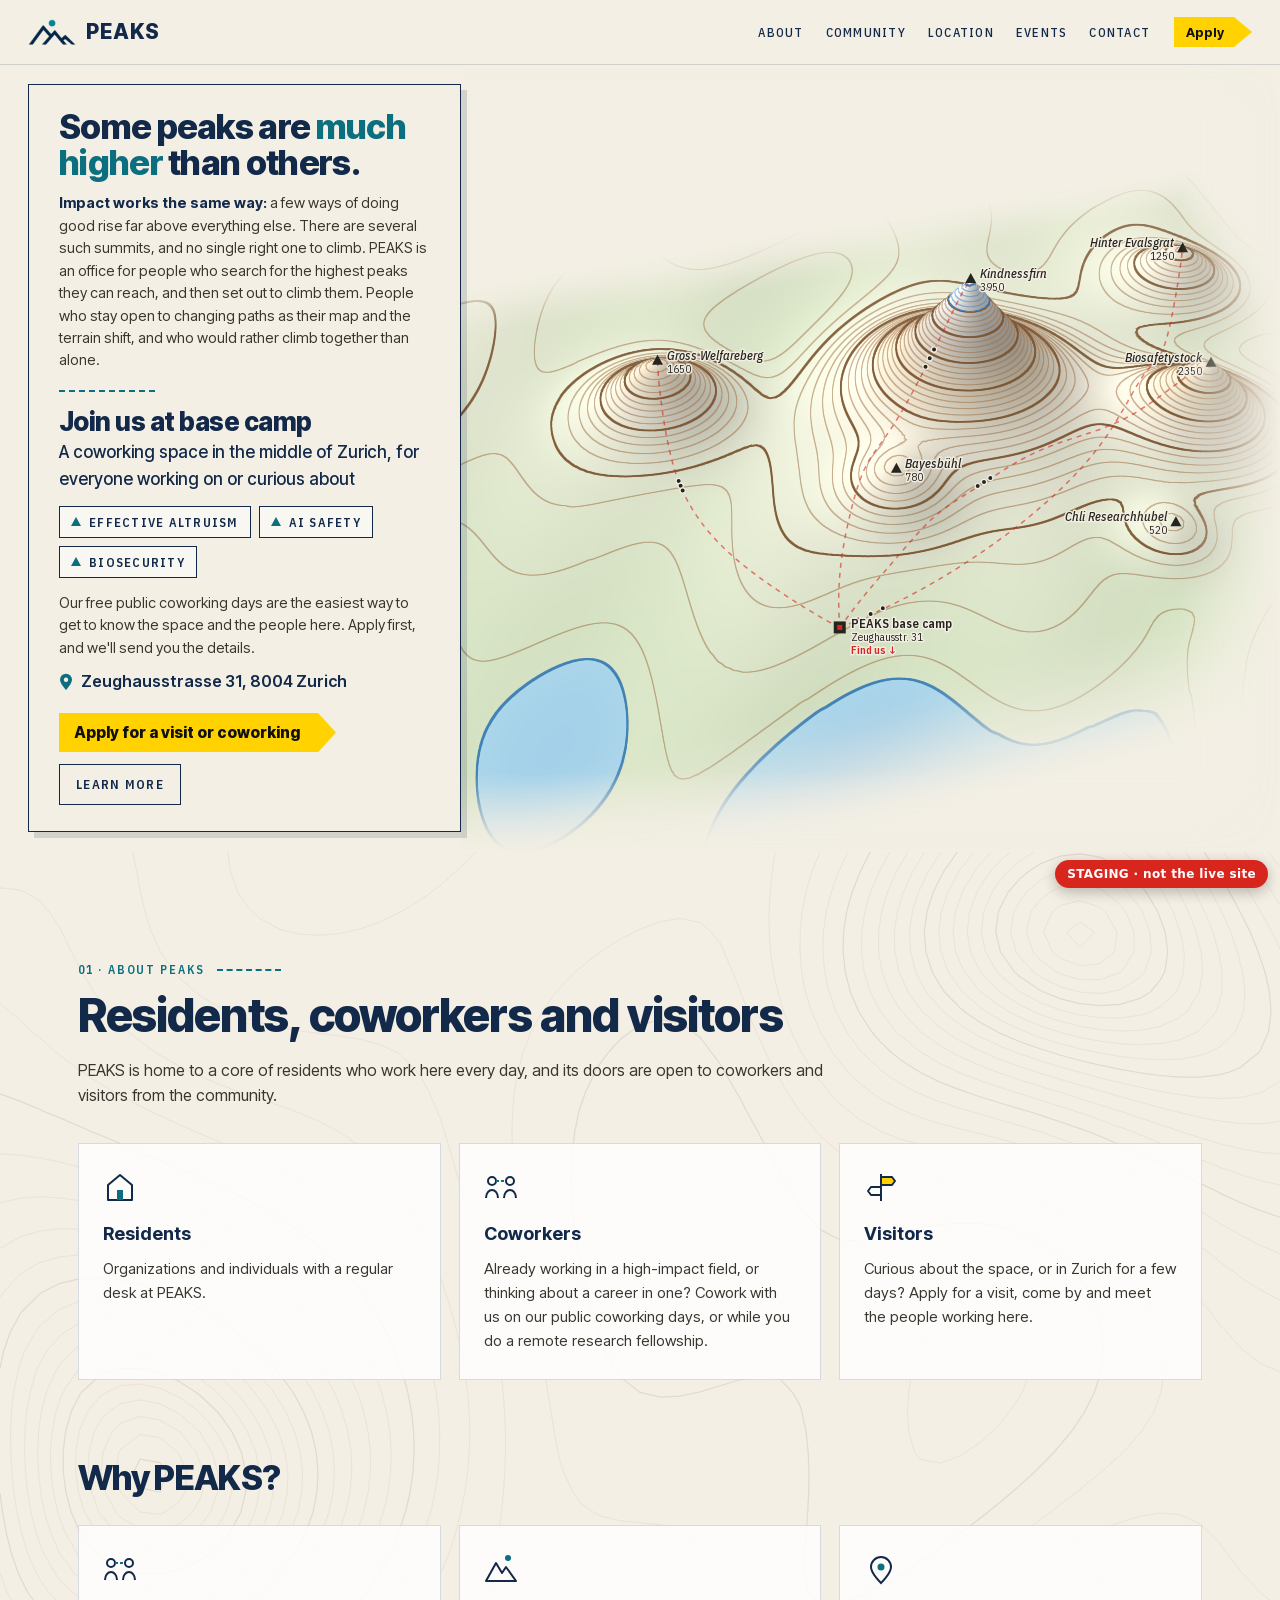
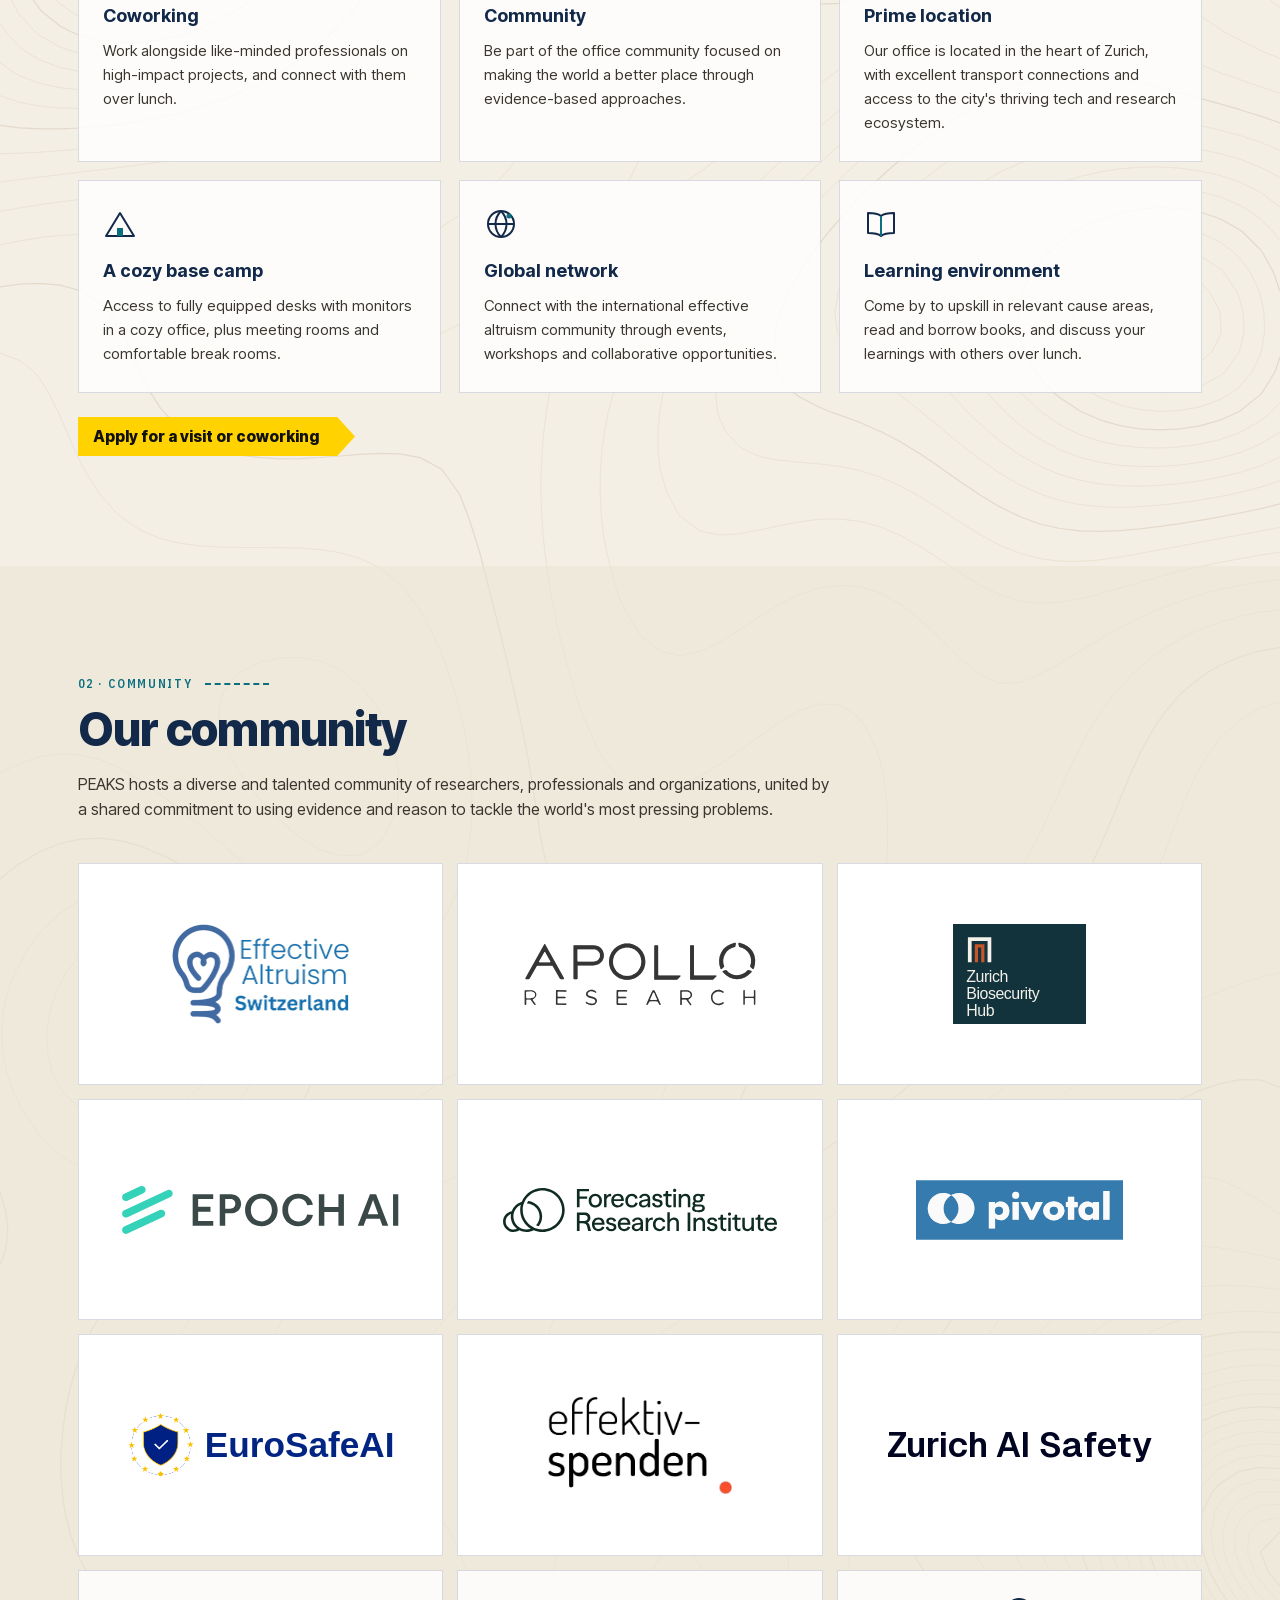
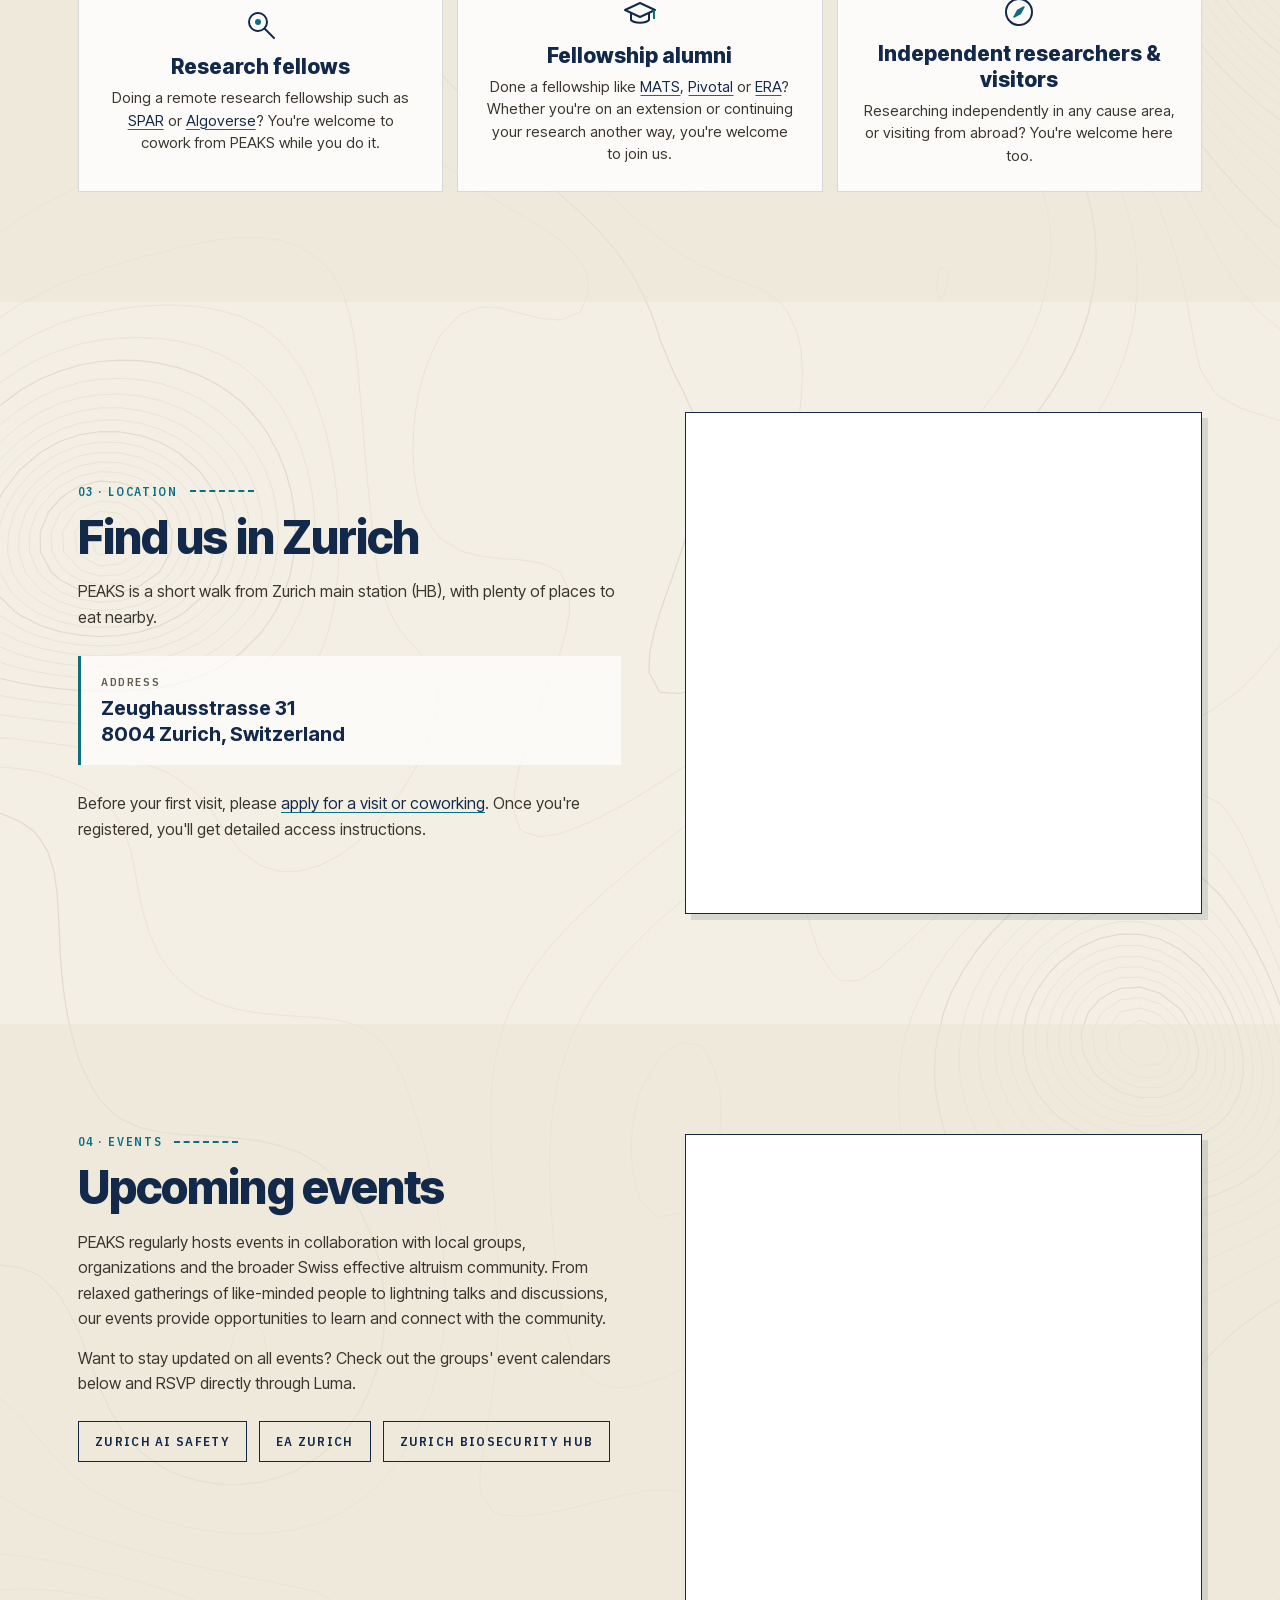
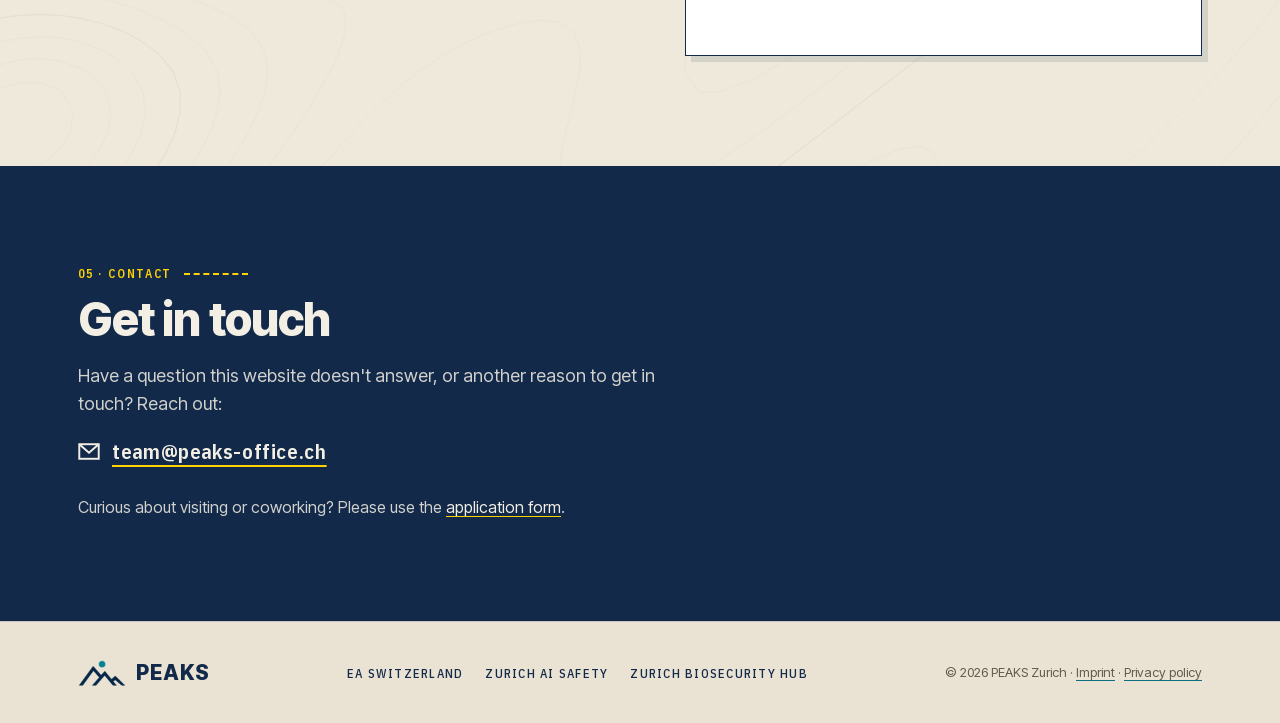
<file: index.html>
<!DOCTYPE html>
<html lang="en">
<head>
    <!-- STAGING:START -->
    <meta name="robots" content="noindex, nofollow">
    <!-- STAGING:END -->
    <meta charset="UTF-8">
    <meta name="viewport" content="width=device-width, initial-scale=1.0">
    <title>PEAKS Zurich · Coworking for effective altruism, AI safety &amp; biosecurity</title>
    <meta name="description" content="PEAKS Zurich is a collaborative coworking space in the heart of Zurich for people working on effective altruism, AI safety and biosecurity.">
    <meta name="keywords" content="PEAKS, Zurich, coworking, effective altruism, AI safety, biosecurity, workspace, collaboration">
    <link rel="canonical" href="https://peaks-office.ch/">
    <link rel="icon" type="image/png" href="assets/peaks-no-text-circle.png">

    <!-- Link previews in WhatsApp, Slack, LinkedIn and others -->
    <meta property="og:type" content="website">
    <meta property="og:site_name" content="PEAKS Zurich">
    <meta property="og:url" content="https://peaks-office.ch/">
    <meta property="og:title" content="PEAKS Zurich · Coworking for effective altruism, AI safety &amp; biosecurity">
    <meta property="og:description" content="Some peaks are much higher than others. PEAKS is a coworking office in the middle of Zurich for people who search for the highest peaks they can reach, and then set out to climb them.">
    <meta property="og:image" content="https://peaks-office.ch/assets/og-image.jpg">
    <meta property="og:image:width" content="1200">
    <meta property="og:image:height" content="630">
    <meta property="og:image:alt" content="The PEAKS website: a relief map with the PEAKS base camp next to the headline Some peaks are much higher than others.">
    <meta name="twitter:card" content="summary_large_image">

    <!-- Security Headers -->
    <meta http-equiv="Content-Security-Policy" content="default-src 'self' 'unsafe-inline' https://lu.ma https://luma.com https://www.google.com https://maps.google.com; frame-src 'self' https://lu.ma https://luma.com https://www.google.com; img-src 'self' data: https:;">

    <!-- The fonts come from this site, so opening the page sends nothing to Google Fonts -->
    <link rel="preload" href="assets/fonts/inter-tight-latin.woff2" as="font" type="font/woff2" crossorigin>
    <link rel="preload" href="assets/fonts/plex-condensed-500-latin.woff2" as="font" type="font/woff2" crossorigin>
    <link rel="preload" href="assets/fonts/plex-condensed-600-latin.woff2" as="font" type="font/woff2" crossorigin>
    <link rel="stylesheet" href="assets/fonts/fonts.css">

    <style>
        :root {
            --paper: #F3EFE4;
            --paper-2: #EAE3D3;
            --navy: #12294A;
            --ink: #2B2925;
            --text: #3A362F;
            --muted: #625B4E;
            --red: #D7261E;
            --sign: #FFD200;
            --teal: #0B6F7F;
            --line: rgba(18, 41, 74, .16);
            --cond: 'IBM Plex Sans Condensed', sans-serif;
        }
        * { box-sizing: border-box; margin: 0; padding: 0; }
        html { scroll-behavior: smooth; }
        body { background: var(--paper); color: var(--ink); font: 400 16px/1.6 'Inter Tight', system-ui, sans-serif; -webkit-font-smoothing: antialiased; }
        img { display: block; max-width: 100%; }
        section { scroll-margin-top: 64px; }
        .container { max-width: 1180px; margin: 0 auto; padding: 0 28px; }

        /* Header */
        header { position: fixed; top: 0; left: 0; right: 0; z-index: 50; background: rgba(243, 239, 228, .9);
            backdrop-filter: blur(8px); -webkit-backdrop-filter: blur(8px); border-bottom: 1px solid var(--line); }
        header nav { max-width: 1480px; margin: 0 auto; height: 64px; display: flex; align-items: center; justify-content: space-between; padding: 0 28px; }
        .brand { display: flex; align-items: center; gap: 10px; text-decoration: none; color: var(--navy); font-weight: 800; font-size: 21px; letter-spacing: .05em; }
        .brand img { height: 26px; width: auto; }
        .nav-links { display: flex; align-items: center; gap: 2px; list-style: none; }
        .nav-links a { font: 500 12.5px var(--cond); letter-spacing: .1em; text-transform: uppercase; text-decoration: none; color: var(--navy); padding: 8px 10px; }
        .nav-links a:hover { color: var(--teal); }
        .menu { display: none; width: 40px; height: 40px; background: none; border: 0; cursor: pointer; }
        .menu span { display: block; height: 2px; margin: 6px 9px; background: var(--navy); transition: transform .2s, opacity .2s; }
        /* while the menu is open, the three bars turn into a ✕ */
        .menu[aria-expanded="true"] span:nth-child(1) { transform: translateY(8px) rotate(45deg); }
        .menu[aria-expanded="true"] span:nth-child(2) { opacity: 0; }
        .menu[aria-expanded="true"] span:nth-child(3) { transform: translateY(-8px) rotate(-45deg); }

        /* Buttons: a yellow Swiss hiking signpost, and an outlined map-key button */
        .sign { display: inline-flex; flex-direction: column; text-decoration: none; color: #111; background: var(--sign);
            padding: 10px 36px 10px 15px; clip-path: polygon(0 0, calc(100% - 18px) 0, 100% 50%, calc(100% - 18px) 100%, 0 100%);
            font-weight: 800; font-size: 15.5px; line-height: 1.25; transition: transform .15s; }
        .sign:hover { transform: translateX(3px); }
        .nav-links .sign { margin-left: 12px; padding: 7px 28px 7px 12px; font: 700 13px 'Inter Tight', sans-serif; letter-spacing: 0; text-transform: none; color: #111; }
        .nav-links .sign:hover { color: #111; }
        /* keyboard focus: the arrow shape cuts off any outline, so the sign turns navy instead */
        .sign:focus-visible, .nav-links .sign:focus-visible { outline: none; background: var(--navy); color: var(--sign); }
        .sign-mobile { display: none; }
        .btn-line { display: inline-flex; align-items: center; font: 600 13px var(--cond); letter-spacing: .1em; text-transform: uppercase;
            text-decoration: none; color: var(--navy); border: 1.5px solid var(--navy); padding: 11px 16px; transition: background .15s, color .15s; }
        .btn-line:hover { background: var(--navy); color: var(--paper); }
        .actions { display: flex; flex-wrap: wrap; gap: 12px; align-items: center; margin-top: 24px; }
        .hero-card .actions { margin-top: 18px; }

        /* Hero: the big map-legend card on the left third, the relief map on the right */
        .hero { display: grid; grid-template-columns: clamp(420px, 36vw, 560px) minmax(0, 1fr); max-width: 1480px; margin: 0 auto; padding-top: 64px; }
        .hero-card { position: relative; z-index: 2; margin: 20px 0 20px 28px; padding: 24px 30px 26px; display: flex; flex-direction: column; justify-content: flex-start;
            background: rgba(243, 239, 228, .97); border: 1.5px solid var(--navy); box-shadow: 6px 6px 0 rgba(18, 41, 74, .14); }
        .hero-card h1 { font-weight: 800; font-size: clamp(30px, 2.7vw, 40px); line-height: 1.03; letter-spacing: -.02em; color: var(--navy); margin-bottom: 12px; }
        .hero-card h1 em { font-style: normal; color: var(--teal); }
        .hero-card p { color: var(--text); font-size: 14.5px; line-height: 1.55; }
        .hero-card p strong { color: var(--navy); font-weight: 700; }
        .hero-card .divider { border: 0; border-top: 2px dashed var(--teal); margin: 18px 0 16px; width: 96px; }
        .hero-card h2 { font-size: 26px; margin-bottom: 4px; }
        .hero-card .lead { font-size: 17px; font-weight: 500; color: var(--navy); }
        .hero-map { position: relative; min-height: 520px;
            /* the relief fades out at its top, right and bottom edges instead of ending in a hard line */
            -webkit-mask-image: linear-gradient(to bottom, transparent, #000 7%, #000 90%, transparent), linear-gradient(to right, #000 88%, transparent);
            -webkit-mask-composite: source-in; mask-image: linear-gradient(to bottom, transparent, #000 7%, #000 90%, transparent), linear-gradient(to right, #000 88%, transparent);
            mask-composite: intersect; }
        .hero-map canvas { position: absolute; inset: 0; display: block; }
        #relief { touch-action: pan-y; cursor: crosshair; }
        #overlay { pointer-events: none; }
        .alt { position: fixed; z-index: 60; pointer-events: none; transform: translate(14px, -38px); background: var(--navy); color: var(--paper);
            font: 500 12px var(--cond); letter-spacing: .04em; padding: 5px 8px; white-space: nowrap; opacity: 0; transition: opacity .15s; }
        .alt b { font-weight: 600; color: var(--sign); }
        .alt.on { opacity: 1; }
        .nogl { position: absolute; top: 40%; left: 50%; transform: translateX(-50%); font: 500 14px var(--cond); color: var(--muted); display: none; }

        /* Everything between the hero and the contact band sits on one continuous topographic map */
        .topo-wrap { position: relative; }
        .topo { position: absolute; top: 0; left: 0; z-index: 0; pointer-events: none; }
        .topo .c { fill: none; stroke: #9C7048; stroke-opacity: .09; stroke-width: 1; }
        .topo .ci { fill: none; stroke: #7A522E; stroke-opacity: .13; stroke-width: 1.2; }
        .topo-wrap > section { position: relative; z-index: 1; }

        /* Sections */
        .section { padding: 110px 0; }
        .section.tinted { background: rgba(234, 227, 211, .55); }
        .kicker { display: flex; align-items: center; gap: 12px; font: 600 12px var(--cond); letter-spacing: .14em; text-transform: uppercase; color: var(--teal); margin-bottom: 14px; }
        .kicker::after { content: ''; width: 64px; border-top: 2px dashed var(--teal); }
        h2 { font-weight: 800; font-size: clamp(30px, 4vw, 46px); line-height: 1.05; letter-spacing: -.02em; color: var(--navy); margin-bottom: 18px; }
        h3 { font-weight: 700; font-size: 18px; color: var(--navy); }
        .section p { color: var(--text); }
        .section p + p { margin-top: 14px; }
        .section a:not(.sign):not(.btn-line):not(.org-card), .hero-card a.inline { color: var(--navy); text-decoration-color: var(--teal); text-underline-offset: 3px; }
        .two { display: grid; grid-template-columns: 1.05fr 1fr; gap: 64px; align-items: center; }
        .frame { border: 1.5px solid var(--navy); box-shadow: 6px 6px 0 rgba(18, 41, 74, .12); background: #fff; overflow: hidden; }
        .frame iframe { display: block; width: 100%; border: 0; }
        .card { background: rgba(255, 255, 255, .82); border: 1px solid var(--line); padding: 26px 24px; }
        .card svg { display: block; margin-bottom: 16px; }
        .card h3 { margin-bottom: 8px; }
        .card p { font-size: 15px; }
        .intro { max-width: 760px; }

        /* Hero card: focus areas and address */
        .focus { list-style: none; display: flex; flex-wrap: wrap; gap: 8px; margin: 14px 0; }
        .focus li { display: flex; align-items: center; gap: 8px; font: 600 12.5px var(--cond); letter-spacing: .1em; text-transform: uppercase; color: var(--navy);
            border: 1.5px solid var(--navy); padding: 7px 11px; background: rgba(255, 255, 255, .5); }
        .focus li::before { content: ''; width: 0; height: 0; border-left: 5px solid transparent; border-right: 5px solid transparent; border-bottom: 9px solid var(--teal); }
        .hero-card .pin { display: flex; align-items: center; gap: 8px; margin-top: 10px; font-weight: 600; color: var(--navy); text-decoration: none; width: fit-content; }
        .hero-card .pin:hover { text-decoration: underline; text-decoration-color: var(--teal); text-underline-offset: 3px; }

        /* 01 About: who PEAKS is for, then why PEAKS */
        .ways { display: grid; grid-template-columns: repeat(3, minmax(0, 1fr)); gap: 18px; margin-top: 34px; }
        h2.sub { font-size: clamp(26px, 3vw, 34px); margin: 80px 0 0; }
        .features { display: grid; grid-template-columns: repeat(3, minmax(0, 1fr)); gap: 18px; margin-top: 30px; }

        /* 03 Location */
        .address { margin: 26px 0; padding: 18px 20px; border-left: 3px solid var(--teal); background: rgba(255, 255, 255, .7); }
        .address h3 { font: 600 11.5px var(--cond); letter-spacing: .14em; text-transform: uppercase; color: var(--muted); margin-bottom: 6px; }
        .section .address .addr { font-size: 20px; font-weight: 700; color: var(--navy); line-height: 1.3; }
        .map iframe { height: 500px; }

        /* 04 Events */
        .events-grid { align-items: start; }
        .luma iframe { height: 520px; }

        /* 02 Community */
        .organizations { display: grid; grid-template-columns: repeat(6, minmax(0, 1fr)); grid-auto-rows: 1fr; gap: 14px; margin-top: 40px; }
        .org-card { background: #fff; border: 1px solid var(--line); padding: 1.5rem; display: flex; flex-direction: column; align-items: center; justify-content: center;
            text-align: center; text-decoration: none; color: inherit; grid-column: span 2; min-height: 170px; transition: transform .2s, box-shadow .2s; }
        .org-card.org-text { background: rgba(255, 255, 255, .82); padding: 1.5rem 1.6rem; }
        a.org-card:hover { transform: translateY(-3px); box-shadow: 5px 5px 0 rgba(18, 41, 74, .12); }
        /* Each logo sets its own --logo-h so they carry a similar visual weight; the files are trimmed to their visible edges */
        .org-logo { height: var(--logo-h, 80px); width: auto; max-width: 100%; object-fit: contain; }
        .org-name { display: flex; align-items: center; gap: .7rem; font-size: clamp(1.25rem, 2.8vw, 2.2rem); white-space: nowrap; }
        .org-name img { width: 1.9em; height: 1.9em; }
        .org-name.eurosafeai { font-family: 'Helvetica Neue', Helvetica, Arial, sans-serif; font-weight: 700; color: #022583; }
        .org-name.zais { font-family: 'Geist', sans-serif; font-weight: 600; color: #020522; }
        .org-card svg { margin-bottom: 12px; }
        .org-card h3 { color: var(--navy); font-weight: 800; font-size: 21px; line-height: 1.2; margin-bottom: 8px; }
        .section .org-card p { color: var(--text); font-size: 15px; line-height: 1.5; margin: 0; }

        /* 05 Contact */
        .contact { background: var(--navy); color: var(--paper); padding: 100px 0; }
        .contact h2 { color: var(--paper); }
        .contact .kicker { color: var(--sign); }
        .contact .kicker::after { border-color: var(--sign); }
        .contact p { color: rgba(243, 239, 228, .85); max-width: 620px; font-size: 18px; }
        .contact p a { color: var(--paper); text-decoration-color: var(--sign); text-underline-offset: 3px; }
        .contact p a:hover { color: var(--sign); }
        .contact-info { display: flex; flex-wrap: wrap; gap: 14px 34px; margin-top: 18px; font: 600 21px var(--cond); letter-spacing: .03em; }
        .contact-info a { color: var(--paper); display: flex; align-items: center; gap: 12px;
            text-decoration: underline; text-decoration-color: var(--sign); text-decoration-thickness: 2px; text-underline-offset: 6px; }
        .contact-info a:hover { color: var(--sign); }
        .contact p.note { margin-top: 30px; font-size: 16px; }

        /* Footer */
        footer { background: var(--paper-2); border-top: 1px solid var(--line); padding: 34px 0; }
        footer .container { display: flex; flex-wrap: wrap; align-items: center; justify-content: space-between; gap: 18px; }
        .footer-links { display: flex; flex-wrap: wrap; gap: 22px; }
        .footer-links a { font: 500 12.5px var(--cond); letter-spacing: .1em; text-transform: uppercase; color: var(--navy); text-decoration: none; }
        .footer-links a:hover { color: var(--teal); }
        footer p { font-size: 13px; color: var(--muted); }
        footer p a { color: inherit; text-decoration-color: var(--teal); text-underline-offset: 3px; }
        footer p a:hover { color: var(--teal); }

        /* Fade-in on scroll */
        .reveal { opacity: 0; transform: translateY(18px); transition: opacity .7s ease, transform .7s ease; }
        .reveal.in { opacity: 1; transform: none; }
        @media (prefers-reduced-motion: reduce) { .reveal { opacity: 1; transform: none; transition: none; } .menu span { transition: none; } html { scroll-behavior: auto; } }

        @media (max-width: 1100px) {
            .ways, .features { grid-template-columns: repeat(2, minmax(0, 1fr)); }
        }
        @media (max-width: 960px) {
            .two { grid-template-columns: minmax(0, 1fr); gap: 40px; }
            .hero { grid-template-columns: minmax(0, 1fr); }
            .hero-map { order: -1; height: 50vh; height: 50svh; min-height: 340px; }
            .hero-card { margin: 0 16px 24px; }
        }
        @media (max-width: 860px) {
            .menu { display: block; }
            .nav-links { display: none; position: absolute; top: 64px; left: 0; right: 0; flex-direction: column; align-items: stretch;
                background: var(--paper); border-bottom: 1px solid var(--line); padding: 8px 16px 16px; }
            .nav-links.open { display: flex; }
            .nav-links a { padding: 12px 6px; font-size: 14px; }
            /* on phones the Apply sign sits in the header bar, next to the menu button */
            .nav-links .sign { display: none; }
            .sign-mobile { display: inline-flex; margin: 0 8px 0 auto; padding: 7px 26px 7px 12px; font: 700 13px 'Inter Tight', sans-serif; }
        }
        @media (max-width: 720px) {
            .container { padding: 0 18px; }
            header nav { padding: 0 16px; }
            .hero-card { padding: 20px 18px; }
            .hero-card p { font-size: 14px; }
            .section { padding: 72px 0; }
            .ways, .features { grid-template-columns: minmax(0, 1fr); }
            .map iframe { height: 360px; }
            /* rows fit their own content, so logo tiles stay low instead of matching the taller text cards */
            .organizations { grid-template-columns: repeat(2, minmax(0, 1fr)); grid-auto-rows: auto; }
            .org-card { grid-column: span 1; min-height: 120px; padding: 1rem; }
            /* an odd logo out before the three text cards takes the full width */
            .org-card.org-text, .org-card:not(.org-text):nth-child(odd):nth-last-child(4) { grid-column: span 2; }
            .org-logo { height: calc(var(--logo-h, 80px) * .6); }
            .org-name { font-size: 1.05rem; white-space: normal; flex-wrap: wrap; justify-content: center; text-align: center; gap: .4rem; }
            .contact { padding: 72px 0; }
            /* footer links get a tap area of about 44 px, big enough for a finger */
            footer { padding: 24px 0; }
            .footer-links { gap: 0 22px; }
            .footer-links a, footer p a { display: inline-block; padding: 12px 0; line-height: 20px; }
        }
    </style>
</head>
<body data-mode="camp">
    <!-- STAGING:START -->
    <a href="https://peaks-office.ch/" style="position:fixed;right:12px;bottom:12px;z-index:99999;background:#D7261E;color:#fff;font:600 12px/1 system-ui,sans-serif;letter-spacing:.03em;padding:8px 12px;border-radius:999px;text-decoration:none;box-shadow:0 4px 14px rgba(0,0,0,.25)">STAGING · not the live site</a>
    <!-- STAGING:END -->

    <header>
        <nav>
            <a href="#home" class="brand"><img src="assets/peaks-mark.png" alt="">PEAKS</a>
            <a class="sign sign-mobile" href="https://airtable.com/appULu9lJwVaZpFQF/pagRdsdLGTNFev8dt/form">Apply</a>
            <button class="menu" aria-label="Menu" aria-expanded="false"><span></span><span></span><span></span></button>
            <ul class="nav-links">
                <li><a href="#about">About</a></li>
                <li><a href="#community">Community</a></li>
                <li><a href="#location">Location</a></li>
                <li><a href="#events">Events</a></li>
                <li><a href="#contact">Contact</a></li>
                <li><a class="sign" href="https://airtable.com/appULu9lJwVaZpFQF/pagRdsdLGTNFev8dt/form">Apply</a></li>
            </ul>
        </nav>
    </header>

    <section id="home" class="hero">
        <div class="hero-card">
            <h1>Some peaks are <em>much higher</em> than others.</h1>
            <p><strong>Impact works the same way:</strong> a few ways of doing good rise far above everything else. There are several such summits, and no single right one to climb. PEAKS is an office for people who search for the highest peaks they can reach, and then set out to climb them. People who stay open to changing paths as their map and the terrain shift, and who would rather climb together than alone.</p>
            <hr class="divider">
            <h2>Join us at base camp</h2>
            <p class="lead">A coworking space in the middle of Zurich, for everyone working on or curious about</p>
            <ul class="focus"><li>Effective Altruism</li><li>AI Safety</li><li>Biosecurity</li></ul>
            <p>Our free public coworking days are the easiest way to get to know the space and the people here. Apply first, and we'll send you the details.</p>
            <a class="pin" href="#location"><svg width="14" height="18" viewBox="0 0 14 18" aria-hidden="true"><path d="M7 17s6-6.2 6-10.2A6 6 0 0 0 1 6.8C1 10.8 7 17 7 17Z" fill="#0B6F7F"/><circle cx="7" cy="6.8" r="2.2" fill="#F3EFE4"/></svg>Zeughausstrasse 31, 8004 Zurich</a>
            <div class="actions">
                <a class="sign" href="https://airtable.com/appULu9lJwVaZpFQF/pagRdsdLGTNFev8dt/form">Apply for a visit or coworking</a>
                <a class="btn-line" href="#about">Learn more</a>
            </div>
        </div>

        <!-- The relief map: click open ground for a hill, click a mountain to make it higher, hold to keep climbing.
             Clicking the base camp jumps to the location section. -->
        <div class="hero-map" data-shift-x="0" data-shift-y="0" data-camp-href="#location">
            <canvas id="relief" aria-label="Interactive 3D relief map. Click to raise a peak, click it again or hold to make it higher."></canvas>
            <canvas id="overlay" aria-hidden="true"></canvas>
            <div class="nogl">The relief map needs WebGL 2.</div>
        </div>
    </section>
    <div class="alt" id="alt"></div>

    <div class="topo-wrap">
        <svg class="topo" aria-hidden="true"></svg>

        <section id="about" class="section">
            <div class="container">
                <div class="intro reveal">
                    <div class="kicker">01 · About PEAKS</div>
                    <h2>Residents, coworkers and visitors</h2>
                    <p>PEAKS is home to a core of residents who work here every day, and its doors are open to coworkers and visitors from the community.</p>
                </div>
                <div class="ways">
                    <article class="card reveal">
                        <svg width="34" height="34" viewBox="0 0 34 34" fill="none" stroke="#12294A" stroke-width="2" stroke-linejoin="round" aria-hidden="true"><path d="M5 30V15L17 5l12 10v15Z"/><rect x="14" y="20" width="6" height="10" fill="#0B6F7F" stroke="none"/></svg>
                        <h3>Residents</h3>
                        <p>Organizations and individuals with a regular desk at PEAKS.</p>
                    </article>
                    <article class="card reveal">
                        <svg width="34" height="34" viewBox="0 0 34 34" fill="none" stroke="#12294A" stroke-width="2" aria-hidden="true"><circle cx="8" cy="11" r="4"/><circle cx="26" cy="11" r="4"/><path d="M2 28c0-5 3-8 6-8s6 3 6 8M20 28c0-5 3-8 6-8s6 3 6 8"/><path d="M12 11h10" stroke="#0B6F7F" stroke-dasharray="3 2"/></svg>
                        <h3>Coworkers</h3>
                        <p>Already working in a high-impact field, or thinking about a career in one? Cowork with us on our public coworking days, or while you do a remote research fellowship.</p>
                    </article>
                    <article class="card reveal">
                        <svg width="34" height="34" viewBox="0 0 34 34" fill="none" stroke="#12294A" stroke-width="2" stroke-linejoin="round" aria-hidden="true"><path d="M17 4v27"/><path d="M17 7h11l3 4-3 4H17Z" fill="#FFD200"/><path d="M17 17H7l-3 4 3 4h10"/></svg>
                        <h3>Visitors</h3>
                        <p>Curious about the space, or in Zurich for a few days? Apply for a visit, come by and meet the people working here.</p>
                    </article>
                </div>

                <h2 class="sub reveal">Why PEAKS?</h2>
                <div class="features">
                    <article class="card reveal">
                        <svg width="34" height="34" viewBox="0 0 34 34" fill="none" stroke="#12294A" stroke-width="2" aria-hidden="true"><circle cx="8" cy="11" r="4"/><circle cx="26" cy="11" r="4"/><path d="M2 28c0-5 3-8 6-8s6 3 6 8M20 28c0-5 3-8 6-8s6 3 6 8"/><path d="M12 11h10" stroke="#0B6F7F" stroke-dasharray="3 2"/></svg>
                        <h3>Coworking</h3>
                        <p>Work alongside like-minded professionals on high-impact projects, and connect with them over lunch.</p>
                    </article>
                    <article class="card reveal">
                        <svg width="34" height="34" viewBox="0 0 34 34" fill="none" stroke="#12294A" stroke-width="2" stroke-linejoin="round" aria-hidden="true"><path d="M2 29 12 11l6 10 4-6 10 14Z"/><circle cx="24" cy="6" r="3" fill="#0B6F7F" stroke="none"/></svg>
                        <h3>Community</h3>
                        <p>Be part of the office community focused on making the world a better place through evidence-based approaches.</p>
                    </article>
                    <article class="card reveal">
                        <svg width="34" height="34" viewBox="0 0 34 34" fill="none" stroke="#12294A" stroke-width="2" aria-hidden="true"><path d="M17 31s10-9.6 10-16a10 10 0 0 0-20 0c0 6.4 10 16 10 16Z"/><circle cx="17" cy="15" r="3.5" fill="#0B6F7F" stroke="none"/></svg>
                        <h3>Prime location</h3>
                        <p>Our office is located in the heart of Zurich, with excellent transport connections and access to the city's thriving tech and research ecosystem.</p>
                    </article>
                    <article class="card reveal">
                        <svg width="34" height="34" viewBox="0 0 34 34" fill="none" stroke="#12294A" stroke-width="2" stroke-linejoin="round" aria-hidden="true"><path d="M3 29 17 6l14 23Z"/><rect x="14" y="21" width="6" height="8" fill="#0B6F7F" stroke="none"/></svg>
                        <h3>A cozy base camp</h3>
                        <p>Access to fully equipped desks with monitors in a cozy office, plus meeting rooms and comfortable break rooms.</p>
                    </article>
                    <article class="card reveal">
                        <svg width="34" height="34" viewBox="0 0 34 34" fill="none" stroke="#12294A" stroke-width="2" aria-hidden="true"><circle cx="17" cy="17" r="13"/><path d="M4 17h26M17 4c4 4 5.5 8.5 5.5 13S21 26 17 30M17 4c-4 4-5.5 8.5-5.5 13S13 26 17 30"/><circle cx="25" cy="9" r="2.5" fill="#0B6F7F" stroke="none"/></svg>
                        <h3>Global network</h3>
                        <p>Connect with the international effective altruism community through events, workshops and collaborative opportunities.</p>
                    </article>
                    <article class="card reveal">
                        <svg width="34" height="34" viewBox="0 0 34 34" fill="none" stroke="#12294A" stroke-width="2" stroke-linejoin="round" aria-hidden="true"><path d="M17 9c-3-2.5-7-3-13-3v20c6 0 10 .5 13 3 3-2.5 7-3 13-3V6c-6 0-10 .5-13 3Z"/><path d="M17 9v20" stroke="#0B6F7F"/></svg>
                        <h3>Learning environment</h3>
                        <p>Come by to upskill in relevant cause areas, read and borrow books, and discuss your learnings with others over lunch.</p>
                    </article>
                </div>
                <div class="actions reveal">
                    <a class="sign" href="https://airtable.com/appULu9lJwVaZpFQF/pagRdsdLGTNFev8dt/form">Apply for a visit or coworking</a>
                </div>
            </div>
        </section>

        <section id="community" class="section tinted">
            <div class="container">
                <div class="intro reveal">
                    <div class="kicker">02 · Community</div>
                    <h2>Our community</h2>
                    <p>PEAKS hosts a diverse and talented community of researchers, professionals and organizations, united by a shared commitment to using evidence and reason to tackle the world's most pressing problems.</p>
                </div>
                <div class="organizations reveal">
                    <a href="https://www.effectivealtruism.ch/" target="_blank" rel="noopener" class="org-card"><img src="assets/EACH.png" alt="Effective Altruism Switzerland" class="org-logo" style="--logo-h: 100px"></a>
                    <a href="https://www.apolloresearch.ai/" target="_blank" rel="noopener" class="org-card"><img src="assets/Apollo.svg" alt="Apollo Research" class="org-logo" style="--logo-h: 64px"></a>
                    <a href="https://zurichbiosecurity.ch/" target="_blank" rel="noopener" class="org-card"><img src="assets/ZBH.svg" alt="Zurich Biosecurity Hub" class="org-logo" style="--logo-h: 100px"></a>
                    <a href="https://epoch.ai/" target="_blank" rel="noopener" class="org-card"><img src="assets/Epoch.svg" alt="Epoch AI" class="org-logo" style="--logo-h: 48px"></a>
                    <a href="https://forecastingresearch.org/" target="_blank" rel="noopener" class="org-card"><img src="assets/FRI.svg" alt="Forecasting Research Institute" class="org-logo" style="--logo-h: 44px"></a>
                    <a href="https://www.pivotal-research.org/" target="_blank" rel="noopener" class="org-card"><img src="assets/Pivotal.svg" alt="Pivotal Research" class="org-logo" style="--logo-h: 60px"></a>
                    <a href="https://safe.eu/" target="_blank" rel="noopener" class="org-card"><span class="org-name eurosafeai"><img src="assets/EuroSafeAI.png" alt="">EuroSafeAI</span></a>
                    <a href="https://effektiv-spenden.org/" target="_blank" rel="noopener" class="org-card"><img src="assets/EffektivSpenden.png" alt="Effektiv Spenden" class="org-logo" style="--logo-h: 97px"></a>
                    <a href="https://zurich.aisafety.ch/" target="_blank" rel="noopener" class="org-card"><span class="org-name zais">Zurich AI Safety</span></a>
                    <div class="org-card org-text">
                        <svg width="34" height="34" viewBox="0 0 34 34" fill="none" stroke="#12294A" stroke-width="2" stroke-linecap="round" aria-hidden="true"><circle cx="14" cy="14" r="9"/><path d="m21 21 9 9"/><circle cx="14" cy="14" r="3" fill="#0B6F7F" stroke="none"/></svg>
                        <h3>Research fellows</h3>
                        <p>Doing a remote research fellowship such as <a href="https://sparai.org/" target="_blank" rel="noopener">SPAR</a> or <a href="https://algoverseairesearch.org/" target="_blank" rel="noopener">Algoverse</a>? You're welcome to cowork from PEAKS while you do it.</p>
                    </div>
                    <div class="org-card org-text">
                        <svg width="34" height="34" viewBox="0 0 34 34" fill="none" stroke="#12294A" stroke-width="2" stroke-linejoin="round" aria-hidden="true"><path d="M2 13 17 6l15 7-15 7Z"/><path d="M8 16v7c3 3.5 15 3.5 18 0v-7"/><path d="M31 13v9" stroke="#0B6F7F"/></svg>
                        <h3>Fellowship alumni</h3>
                        <p>Done a fellowship like <a href="https://www.matsprogram.org/" target="_blank" rel="noopener">MATS</a>, <a href="https://www.pivotal-research.org/" target="_blank" rel="noopener">Pivotal</a> or <a href="https://erafellowship.org/" target="_blank" rel="noopener">ERA</a>? Whether you're on an extension or continuing your research another way, you're welcome to join us.</p>
                    </div>
                    <div class="org-card org-text">
                        <svg width="34" height="34" viewBox="0 0 34 34" fill="none" stroke="#12294A" stroke-width="2" stroke-linejoin="round" aria-hidden="true"><circle cx="17" cy="17" r="13"/><path d="m22 12-3.5 6.5L12 22l3.5-6.5Z" fill="#0B6F7F" stroke="#0B6F7F" stroke-width="1.5"/></svg>
                        <h3>Independent researchers &amp; visitors</h3>
                        <p>Researching independently in any cause area, or visiting from abroad? You're welcome here too.</p>
                    </div>
                </div>
            </div>
        </section>

        <section id="location" class="section">
            <div class="container two">
                <div class="reveal">
                    <div class="kicker">03 · Location</div>
                    <h2>Find us in Zurich</h2>
                    <p>PEAKS is a short walk from Zurich main station (HB), with plenty of places to eat nearby.</p>
                    <div class="address">
                        <h3>Address</h3>
                        <p class="addr">Zeughausstrasse 31<br>8004 Zurich, Switzerland</p>
                    </div>
                    <p>Before your first visit, please <a href="https://airtable.com/appULu9lJwVaZpFQF/pagRdsdLGTNFev8dt/form">apply for a visit or coworking</a>. Once you're registered, you'll get detailed access instructions.</p>
                </div>
                <div class="frame map reveal">
                    <iframe src="https://www.google.com/maps/embed?pb=!1m18!1m12!1m3!1d2700.3469469!2d8.5310775!3d47.3743889!2m3!1f0!2f0!3f0!3m2!1i1024!2i768!4f13.1!3m3!1m2!1s0x47900a0c5a4e2a05%3A0x9a1b1b1b1b1b1b1b!2sZeughausstrasse%2031%2C%208004%20Z%C3%BCrich%2C%20Switzerland!5e0!3m2!1sen!2sch!4v1642000000000!5m2!1sen!2sch"
                        allowfullscreen="" loading="lazy" referrerpolicy="no-referrer-when-downgrade" title="PEAKS office location"></iframe>
                </div>
            </div>
        </section>

        <section id="events" class="section tinted">
            <div class="container two events-grid">
                <div class="reveal">
                    <div class="kicker">04 · Events</div>
                    <h2>Upcoming events</h2>
                    <p>PEAKS regularly hosts events in collaboration with local groups, organizations and the broader Swiss effective altruism community. From relaxed gatherings of like-minded people to lightning talks and discussions, our events provide opportunities to learn and connect with the community.</p>
                    <p>Want to stay updated on all events? Check out the groups' event calendars below and RSVP directly through Luma.</p>
                    <div class="actions">
                        <a class="btn-line" href="https://luma.com/zais" target="_blank" rel="noopener">Zurich AI Safety</a>
                        <a class="btn-line" href="https://luma.com/eazurich" target="_blank" rel="noopener">EA Zurich</a>
                        <a class="btn-line" href="https://luma.com/zurich-biosecurity-hub" target="_blank" rel="noopener">Zurich Biosecurity Hub</a>
                    </div>
                </div>
                <div class="frame luma reveal">
                    <iframe src="https://luma.com/embed/calendar/cal-XbfFC6HmrSKlbps/events?lt=light" allowfullscreen="" loading="lazy" aria-hidden="false" tabindex="0" title="PEAKS events calendar"></iframe>
                </div>
            </div>
        </section>
    </div>

    <section id="contact" class="contact">
        <div class="container reveal">
            <div class="kicker">05 · Contact</div>
            <h2>Get in touch</h2>
            <p>Have a question this website doesn't answer, or another reason to get in touch? Reach out:</p>
            <div class="contact-info">
                <a href="mailto:team@peaks-office.ch"><svg width="22" height="17" viewBox="0 0 18 14" fill="none" stroke="currentColor" stroke-width="1.6" aria-hidden="true"><rect x="1" y="1" width="16" height="12"/><path d="m1 1 8 7 8-7"/></svg>team@peaks-office.ch</a>
            </div>
            <p class="note">Curious about visiting or coworking? Please use the <a href="https://airtable.com/appULu9lJwVaZpFQF/pagRdsdLGTNFev8dt/form">application form</a>.</p>
        </div>
    </section>

    <footer>
        <div class="container">
            <a href="#home" class="brand"><img src="assets/peaks-mark.png" alt="">PEAKS</a>
            <div class="footer-links">
                <a href="https://effectivealtruism.ch/" target="_blank" rel="noopener">EA Switzerland</a>
                <a href="https://zurich.aisafety.ch/" target="_blank" rel="noopener">Zurich AI Safety</a>
                <a href="https://zurichbiosecurity.ch/" target="_blank" rel="noopener">Zurich Biosecurity Hub</a>
            </div>
            <p>&copy; 2026 PEAKS Zurich · <a href="imprint.html">Imprint</a> · <a href="https://docs.google.com/document/d/1346yei4qlB5DO9ovYDOcFJdoWDvRAyc7VIySa7jWvXI/edit?tab=t.yem2ky9f19v7" target="_blank" rel="noopener">Privacy policy</a></p>
        </div>
    </footer>

    <script>
        // Mobile menu
        const menu = document.querySelector('.menu'), links = document.querySelector('.nav-links');
        menu.addEventListener('click', () => {
            const open = links.classList.toggle('open');
            menu.setAttribute('aria-expanded', open);
        });
        links.addEventListener('click', e => {
            if (!e.target.closest('a')) return;
            links.classList.remove('open');
            menu.setAttribute('aria-expanded', false);
        });

        // Sections fade in as they scroll into view
        const io = new IntersectionObserver(entries => entries.forEach(e => {
            if (e.isIntersecting) { e.target.classList.add('in'); io.unobserve(e.target); }
        }), { threshold: 0.12, rootMargin: '0px 0px -40px 0px' });
        document.querySelectorAll('.reveal').forEach(el => io.observe(el));

        // The topographic map behind the page: faint contour lines from a fixed landscape with mountains along the edges
        (() => {
            const wrap = document.querySelector('.topo-wrap'), svg = wrap.querySelector('.topo');
            const CS = 20, STEP = 40;
            let seed;
            const rnd = () => (seed = (seed * 16807) % 2147483647) / 2147483647;
            const r1 = v => Math.round(v * 10) / 10;

            function draw() {
                const W = wrap.clientWidth, H = wrap.offsetHeight;
                if (!W || !H) return;
                seed = 7;   // the same map on every visit and every resize
                const peaks = [];
                for (let y = 140, side = 1; y < H + 200; y += 420 + rnd() * 260, side = -side) {
                    peaks.push({ x: side > 0 ? W * (0.9 + rnd() * 0.16) : W * (-0.06 + rnd() * 0.16), y, h: 260 + rnd() * 520, r: 120 + rnd() * 140, e: 0.6 + rnd() * 0.8, t: rnd() * 3 });
                    if (rnd() < 0.35) peaks.push({ x: W * (0.35 + rnd() * 0.3), y: y + 200, h: 90 + rnd() * 120, r: 90 + rnd() * 60, e: 0.6 + rnd() * 0.8, t: rnd() * 3 });
                }
                const cols = Math.ceil(W / CS) + 1, rows = Math.ceil(H / CS) + 1, F = new Float32Array(cols * rows);
                for (let j = 0; j < rows; j++) for (let i = 0; i < cols; i++) {
                    // a little domain warping and stretched, tilted peaks keep the contours from looking like perfect rings
                    const x = i * CS + 70 * Math.sin(j * CS * 0.006 + 1), y = j * CS + 60 * Math.sin(i * CS * 0.005 + 2);
                    let h = 110 * Math.sin(x * 0.0042 + 1.3) * Math.sin(y * 0.0029 + 0.4) + 70 * Math.sin((x * 0.7 + y) * 0.0021) + 28 * Math.sin(x * 0.013 + y * 0.009);
                    for (const p of peaks) {
                        const dx = x - p.x, dy = y - p.y, u = dx * Math.cos(p.t) + dy * Math.sin(p.t), v = (dy * Math.cos(p.t) - dx * Math.sin(p.t)) * p.e;
                        const d = Math.hypot(u, v) / p.r;
                        if (d < 5) h += p.h * Math.exp(-Math.pow(d, 1.5));
                    }
                    F[j * cols + i] = h;
                }
                // marching squares: one short segment per contour crossing per grid cell
                const minor = [], index = [], pts = [];
                for (let j = 0; j < rows - 1; j++) for (let i = 0; i < cols - 1; i++) {
                    const k = j * cols + i, a = F[k], b = F[k + 1], c = F[k + cols + 1], d = F[k + cols];
                    const x0 = i * CS, y0 = j * CS, mn = Math.min(a, b, c, d), mx = Math.max(a, b, c, d);
                    for (let L = Math.ceil(mn / STEP) * STEP; L <= mx; L += STEP) {
                        pts.length = 0;
                        if ((a < L) !== (b < L)) pts.push(x0 + (L - a) / (b - a) * CS, y0);
                        if ((b < L) !== (c < L)) pts.push(x0 + CS, y0 + (L - b) / (c - b) * CS);
                        if ((d < L) !== (c < L)) pts.push(x0 + (L - d) / (c - d) * CS, y0 + CS);
                        if ((a < L) !== (d < L)) pts.push(x0, y0 + (L - a) / (d - a) * CS);
                        const out = L % (STEP * 5) === 0 ? index : minor;
                        for (let n = 0; n + 3 < pts.length; n += 4) out.push(`M${r1(pts[n])} ${r1(pts[n + 1])}L${r1(pts[n + 2])} ${r1(pts[n + 3])}`);
                    }
                }
                svg.setAttribute('viewBox', `0 0 ${W} ${H}`);
                svg.setAttribute('width', W); svg.setAttribute('height', H);
                svg.innerHTML = `<path class="c" d="${minor.join('')}"/><path class="ci" d="${index.join('')}"/>`;
            }
            let timer;
            new ResizeObserver(() => { clearTimeout(timer); timer = setTimeout(draw, 150); }).observe(wrap);
            document.fonts && document.fonts.ready.then(draw);
        })();
    </script>
    <script>
// Concept A in 3D: the Landeskarte draped over a WebGL relief, seen at an angle.
// <body data-mode="camp"> adds the PEAKS base camp, trails and rope teams; "plain" shows only the landscape.
// The relief fills the element that holds the two canvases (the whole page, or a hero section).
(() => {
  const CAMP = document.body.dataset.mode === 'camp';
  const glCanvas = document.getElementById('relief');
  const host = glCanvas.parentElement;
  const ov = document.getElementById('overlay');
  const octx = ov.getContext('2d');
  const altEl = document.getElementById('alt');
  const REDUCED = matchMedia('(prefers-reduced-motion: reduce)').matches;

  const MW = 2400, MD = 1700, GX = 200, GZ = 142;   // map size in world units, mesh resolution
  const SX = MW / (GX - 1), SZ = MD / (GZ - 1);
  const WATER = 160, VS = 0.08, MAX_PEAKS = 22, TRAIL_MIN = 1000;
  // Mountains grow past the Matterhorn and Switzerland's highest peak, up to Everest
  const MATTERHORN = 4478, DUFOUR = 4634, TOP = 8849;
  // Above the Matterhorn a mountain keeps climbing in metres but gains little more height on the map, so its summit stays in the frame
  const shown = h => h <= MATTERHORN ? h : MATTERHORN + (h - MATTERHORN) * 0.15;
  const FOV = 34 * Math.PI / 180;
  const CAMP_POS = [MW * 0.42, MD * 0.76];

  const gl = glCanvas.getContext('webgl2', { antialias: true });
  if (!gl) { document.querySelector('.nogl').style.display = 'block'; return; }

  const VSRC = `#version 300 es
  in vec2 a_xz; in float a_h; in vec3 a_n;
  uniform mat4 u_mvp; uniform float u_vs, u_water;
  out float v_h; out vec3 v_n; out vec2 v_xz; out float v_w;
  void main() {
    vec3 p = vec3(a_xz.x, max(a_h, u_water) * u_vs, a_xz.y);
    gl_Position = u_mvp * vec4(p, 1.0);
    v_h = a_h; v_n = a_n; v_xz = a_xz; v_w = gl_Position.w;
  }`;

  const FSRC = `#version 300 es
  precision highp float;
  in float v_h; in vec3 v_n; in vec2 v_xz; in float v_w;
  uniform vec3 u_light; uniform vec2 u_map; uniform vec2 u_fog; uniform float u_water;
  out vec4 o;
  vec3 ramp(float h) {
    vec3 c0 = vec3(214.,226.,196.)/255., c1 = vec3(230.,233.,212.)/255., c2 = vec3(241.,236.,220.)/255.,
         c3 = vec3(234.,222.,198.)/255., c4 = vec3(219.,211.,201.)/255., c5 = vec3(236.,236.,233.)/255., c6 = vec3(252.,252.,250.)/255.;
    if (h < 600.) return mix(c0, c1, smoothstep(160., 600., h));
    if (h < 1200.) return mix(c1, c2, (h - 600.) / 600.);
    if (h < 2000.) return mix(c2, c3, (h - 1200.) / 800.);
    if (h < 2800.) return mix(c3, c4, (h - 2000.) / 800.);
    if (h < 3500.) return mix(c4, c5, (h - 2800.) / 700.);
    return mix(c5, c6, clamp((h - 3500.) / 800., 0., 1.));
  }
  // anti-aliased contour line: distance to the nearest multiple of stepm, measured in screen pixels
  float iso(float h, float stepm, float w) {
    float x = h / stepm;
    float d = abs(fract(x - 0.5) - 0.5) / max(fwidth(x), 1e-5);
    return 1.0 - smoothstep(w - 0.5, w + 0.5, d);
  }
  void main() {
    vec3 paper = vec3(243.,239.,228.) / 255.;
    vec3 c;
    if (v_h < u_water) {
      float dep = clamp((u_water - v_h) / 260., 0., 1.);
      c = (vec3(170.,213.,234.) - vec3(34.,24.,6.) * dep) / 255.;
    } else {
      c = ramp(v_h);
      c *= 0.68 + 0.44 * clamp(dot(normalize(v_n), u_light), 0., 1.);
      bool ice = v_h > 3500.;
      c = mix(c, ice ? vec3(.30,.53,.74) : vec3(.61,.44,.28), iso(v_h, 100., 0.55) * 0.55);
      c = mix(c, ice ? vec3(.24,.47,.69) : vec3(.46,.31,.17), iso(v_h, 500., 0.95) * 0.85);
    }
    float sh = abs(v_h - u_water) / max(fwidth(v_h), 1e-4);
    c = mix(c, vec3(.2,.47,.69), (1.0 - smoothstep(0.6, 1.6, sh)) * 0.9);
    float edge = smoothstep(0., 280., min(min(v_xz.x, u_map.x - v_xz.x), min(v_xz.y, u_map.y - v_xz.y)));
    float fog = smoothstep(u_fog.x, u_fog.y, v_w);
    o = vec4(mix(c, paper, max(1.0 - edge, fog * 0.8)), 1.0);
  }`;

  function shader(type, src) {
    const s = gl.createShader(type); gl.shaderSource(s, src); gl.compileShader(s);
    if (!gl.getShaderParameter(s, gl.COMPILE_STATUS)) throw new Error(gl.getShaderInfoLog(s));
    return s;
  }
  const prog = gl.createProgram();
  gl.attachShader(prog, shader(gl.VERTEX_SHADER, VSRC));
  gl.attachShader(prog, shader(gl.FRAGMENT_SHADER, FSRC));
  gl.linkProgram(prog);
  gl.useProgram(prog);
  const U = n => gl.getUniformLocation(prog, n);

  const xz = new Float32Array(GX * GZ * 2), Hm = new Float32Array(GX * GZ), Nn = new Float32Array(GX * GZ * 3);
  for (let j = 0; j < GZ; j++) for (let i = 0; i < GX; i++) { const k = j * GX + i; xz[k * 2] = i * SX; xz[k * 2 + 1] = j * SZ; }
  const idx = new Uint16Array((GX - 1) * (GZ - 1) * 6);
  for (let j = 0, o = 0; j < GZ - 1; j++) for (let i = 0; i < GX - 1; i++) {
    const a = j * GX + i, b = a + 1, c = a + GX, d = c + 1;
    idx.set([a, c, b, b, c, d], o); o += 6;
  }
  const vao = gl.createVertexArray(); gl.bindVertexArray(vao);
  function attrib(name, data, size, usage) {
    const buf = gl.createBuffer(); gl.bindBuffer(gl.ARRAY_BUFFER, buf); gl.bufferData(gl.ARRAY_BUFFER, data, usage);
    const loc = gl.getAttribLocation(prog, name); gl.enableVertexAttribArray(loc); gl.vertexAttribPointer(loc, size, gl.FLOAT, false, 0, 0);
    return buf;
  }
  attrib('a_xz', xz, 2, gl.STATIC_DRAW);
  const hBuf = attrib('a_h', Hm, 1, gl.DYNAMIC_DRAW);
  const nBuf = attrib('a_n', Nn, 3, gl.DYNAMIC_DRAW);
  const iBuf = gl.createBuffer(); gl.bindBuffer(gl.ELEMENT_ARRAY_BUFFER, iBuf); gl.bufferData(gl.ELEMENT_ARRAY_BUFFER, idx, gl.STATIC_DRAW);
  gl.enable(gl.DEPTH_TEST);
  const L = [-0.5, 0.75, -0.45], ll = Math.hypot(...L);   // light from the north-west (north is -z)
  gl.uniform3f(U('u_light'), L[0] / ll, L[1] / ll, L[2] / ll);
  gl.uniform2f(U('u_map'), MW, MD);
  gl.uniform1f(U('u_vs'), VS);
  gl.uniform1f(U('u_water'), WATER);

  // ---- camera
  let W, H, DPR, mobile, eye, fwd, right, camUp, MVP, shiftX, shiftY, D;
  function perspective(fovy, aspect, near, far) {
    const f = 1 / Math.tan(fovy / 2), nf = 1 / (near - far);
    return new Float32Array([f / aspect, 0, 0, 0, 0, f, 0, 0, 0, 0, (far + near) * nf, -1, 0, 0, 2 * far * near * nf, 0]);
  }
  function lookAt(e, t) {
    let z = [e[0] - t[0], e[1] - t[1], e[2] - t[2]]; let l = Math.hypot(...z); z = z.map(v => v / l);
    let x = [z[2], 0, -z[0]]; l = Math.hypot(...x); x = x.map(v => v / l);   // cross((0,1,0), z)
    const y = [z[1] * x[2] - z[2] * x[1], z[2] * x[0] - z[0] * x[2], z[0] * x[1] - z[1] * x[0]];
    return new Float32Array([x[0], y[0], z[0], 0, x[1], y[1], z[1], 0, x[2], y[2], z[2], 0,
      -(x[0] * e[0] + x[1] * e[1] + x[2] * e[2]), -(y[0] * e[0] + y[1] * e[1] + y[2] * e[2]), -(z[0] * e[0] + z[1] * e[1] + z[2] * e[2]), 1]);
  }
  function mul(a, b) {
    const o = new Float32Array(16);
    for (let c = 0; c < 4; c++) for (let r = 0; r < 4; r++) { let s = 0; for (let k = 0; k < 4; k++) s += a[k * 4 + r] * b[c * 4 + k]; o[c * 4 + r] = s; }
    return o;
  }
  function updateCamera(t) {
    const yaw = -0.3 + (REDUCED ? 0 : 0.05 * Math.sin(t * 0.07));
    const pitch = mobile ? 0.86 : 0.74;
    const target = [MW * 0.5, 0, MD * 0.5];
    // the camera stands south of the map (large z) and looks north, so east stays on the right
    eye = [target[0] + D * Math.cos(pitch) * Math.sin(yaw), D * Math.sin(pitch), target[2] + D * Math.cos(pitch) * Math.cos(yaw)];
    fwd = [target[0] - eye[0], target[1] - eye[1], target[2] - eye[2]]; const l = Math.hypot(...fwd); fwd = fwd.map(v => v / l);
    right = [-fwd[2], 0, fwd[0]]; const r = Math.hypot(...right); right = right.map(v => v / r);
    camUp = [right[1] * fwd[2] - right[2] * fwd[1], right[2] * fwd[0] - right[0] * fwd[2], right[0] * fwd[1] - right[1] * fwd[0]];
    const P = perspective(FOV, W / H, 40, 9000);
    P[8] -= shiftX; P[9] -= shiftY;   // nudge the image on screen so the relief sits beside the legend
    MVP = mul(P, lookAt(eye, target));
    gl.uniformMatrix4fv(U('u_mvp'), false, MVP);
    gl.uniform2f(U('u_fog'), D * 0.95, D * 1.9);
  }
  function project(x, y, z) {
    const m = MVP, w = m[3] * x + m[7] * y + m[11] * z + m[15];
    if (w <= 1) return null;
    return [((m[0] * x + m[4] * y + m[8] * z + m[12]) / w + 1) / 2 * W, (1 - (m[1] * x + m[5] * y + m[9] * z + m[13]) / w) / 2 * H];
  }
  function rayDir(sx, sy) {
    const t = Math.tan(FOV / 2), nx = (2 * sx / W - 1 - shiftX) * t * W / H, ny = (1 - 2 * sy / H - shiftY) * t;
    const d = [0, 1, 2].map(i => fwd[i] + right[i] * nx + camUp[i] * ny), l = Math.hypot(...d);
    return d.map(v => v / l);
  }

  function resize() {
    DPR = Math.min(window.devicePixelRatio || 1, 2);
    const r = host.getBoundingClientRect();
    W = Math.round(r.width); H = Math.round(r.height); mobile = W < 720;
    for (const c of [glCanvas, ov]) { c.width = W * DPR; c.height = H * DPR; c.style.width = W + 'px'; c.style.height = H + 'px'; }
    octx.setTransform(DPR, 0, 0, DPR, 0, 0);
    gl.viewport(0, 0, glCanvas.width, glCanvas.height);
    D = 2150 * Math.sqrt(Math.max(1, 1.6 * H / W));   // a narrower view needs the camera further back to fit the map's width
    // the host can override where the relief sits on screen (data-shift-x / data-shift-y, in screen halves)
    shiftX = host.dataset.shiftX !== undefined ? +host.dataset.shiftX : (mobile ? 0 : 0.2);
    shiftY = host.dataset.shiftY !== undefined ? +host.dataset.shiftY : (mobile ? 0.42 : 0.04);
  }

  // ---- terrain
  const peaks = [];
  const NAMES = ['Alignment', 'Forecast', 'Welfare', 'Policy', 'Evals', 'Giving', 'Biosafety', 'Longview', 'Kindness', 'Outreach', 'Research', 'Fellowship',
    'Operations', 'Neglect', 'Utility', 'Bayes'];
  // A mountain keeps its root name as it grows; only the Swiss suffix follows its height (…hubel → …berg → …horn)
  function nameFor(p) {
    const h = p.target, at = a => a[Math.floor(p.r2 * a.length)];
    if (h < 900) return (p.r1 < .5 ? 'Chli ' : '') + p.root + at(['hubel', 'egg', 'bühl']);
    if (h < 2500) return at(['', 'Gross ', 'Hinter ']) + p.root + at(['stock', 'berg', 'grat']);
    if (h < 4000) return p.r1 < .4 ? 'Piz ' + p.root : p.root + at(['spitz', 'firn', 'grat']);
    return p.root + 'horn';
  }
  // Each mountain on the map gets a root no other living mountain has, so two never share a name
  function freshRoot() {
    const used = new Set(peaks.filter(q => !q.dying).map(q => q.root));
    const free = NAMES.filter(n => !used.has(n));
    const pool = free.length ? free : NAMES;
    return pool[(Math.random() * pool.length) | 0];
  }
  const kind = h => h >= TOP - 1 ? 'as high as Everest' : h > DUFOUR ? 'higher than anything in Switzerland' : h > MATTERHORN ? 'higher than the Matterhorn'
    : h < 900 ? 'a hill' : h < 2500 ? 'a mountain' : 'a high peak';
  // A click starts a hill at 280 m or adds 450 m to the mountain under it; holding keeps it climbing
  const growth = (p, el) => Math.min(TOP, p.start + (p.start ? 450 : 280) + 1500 * Math.pow(el, 1.35));

  function addPeak(x, z, h, grown) {
    const p = { x, z, h: grown ? h : 0, target: h, start: 0, growing: !grown, t0: performance.now(),
      root: freshRoot(), r1: Math.random(), r2: Math.random(),
      bend: (Math.random() - .5) * .5, phase: Math.random(), name: '', dying: false, r: 40, s: 2 };
    if (grown) p.name = nameFor(p);
    peaks.push(p);
    const alive = peaks.filter(q => !q.dying);
    if (alive.length > MAX_PEAKS) alive[0].dying = true;
    return p;
  }
  function seed() {
    peaks.length = 0;
    for (const [fx, fz, h] of [[.6, .44, 3950], [.78, .58, 2350], [.86, .3, 1250], [.5, .6, 780], [.7, .74, 520], [.34, .36, 1650]])
      addPeak(fx * MW, fz * MD, h, true);
  }

  function computeHeights(t) {
    const n = peaks.length;
    for (let j = 0; j < GZ; j++) {
      const z = j * SZ;
      for (let i = 0; i < GX; i++) {
        const x = i * SX;
        let h = 300 + 215 * Math.sin(x * 0.0031 + t * 0.021 + 1.3) * Math.sin(z * 0.0043 - t * 0.017)
              + 140 * Math.sin((x * 0.6 + z) * 0.0024 + t * 0.013) + 55 * Math.sin(x * 0.011 + z * 0.007 + 2);
        for (let k = 0; k < n; k++) {
          const p = peaks[k];
          if (p.h < 1) continue;
          const dx = x - p.x, dz = z - p.z, d2 = dx * dx + dz * dz, R = p.r;
          if (d2 > R * R * 25) continue;
          h += shown(p.h) * Math.exp(-Math.pow(Math.sqrt(d2) / R, p.s));
        }
        Hm[j * GX + i] = h;
      }
    }
    for (let j = 0; j < GZ; j++) for (let i = 0; i < GX; i++) {
      const k = j * GX + i;
      const yl = Math.max(Hm[k - (i > 0 ? 1 : 0)], WATER), yr = Math.max(Hm[k + (i < GX - 1 ? 1 : 0)], WATER);
      const yd = Math.max(Hm[k - (j > 0 ? GX : 0)], WATER), yu = Math.max(Hm[k + (j < GZ - 1 ? GX : 0)], WATER);
      const dx = (yr - yl) * VS / (2 * SX), dz = (yu - yd) * VS / (2 * SZ), l = Math.hypot(dx, 1, dz);
      Nn[k * 3] = -dx / l; Nn[k * 3 + 1] = 1 / l; Nn[k * 3 + 2] = -dz / l;
    }
    gl.bindBuffer(gl.ARRAY_BUFFER, hBuf); gl.bufferSubData(gl.ARRAY_BUFFER, 0, Hm);
    gl.bindBuffer(gl.ARRAY_BUFFER, nBuf); gl.bufferSubData(gl.ARRAY_BUFFER, 0, Nn);
  }
  function heightAt(x, z) {
    const fx = Math.max(0, Math.min(GX - 1.001, x / SX)), fz = Math.max(0, Math.min(GZ - 1.001, z / SZ));
    const i = fx | 0, j = fz | 0, u = fx - i, v = fz - j, k = j * GX + i;
    return (Hm[k] * (1 - u) + Hm[k + 1] * u) * (1 - v) + (Hm[k + GX] * (1 - u) + Hm[k + GX + 1] * u) * v;
  }
  const groundY = (x, z) => Math.max(heightAt(x, z), WATER) * VS;
  const onMap = (x, z) => x >= 0 && z >= 0 && x <= MW && z <= MD;

  function pickGround(sx, sy) {
    const d = rayDir(sx, sy);
    for (let t = 20; t < 9000; t += 8) {
      const x = eye[0] + d[0] * t, y = eye[1] + d[1] * t, z = eye[2] + d[2] * t;
      if (onMap(x, z) && y <= groundY(x, z)) {
        let a = t - 8, b = t;
        for (let k = 0; k < 12; k++) { const m = (a + b) / 2; (eye[1] + d[1] * m <= groundY(eye[0] + d[0] * m, eye[2] + d[2] * m)) ? b = m : a = m; }
        return [eye[0] + d[0] * b, eye[2] + d[2] * b];
      }
      if (y < 0) break;
    }
    return null;
  }
  function seen(x, y, z) {
    for (let k = 1; k < 24; k++) {
      const f = k / 24 * 0.97;
      const px = eye[0] + (x - eye[0]) * f, py = eye[1] + (y - eye[1]) * f, pz = eye[2] + (z - eye[2]) * f;
      if (onMap(px, pz) && py < groundY(px, pz) - 2) return false;
    }
    return true;
  }
  function screenAt(x, z, lift) {
    const y = groundY(x, z) + lift;
    return seen(x, y, z) ? project(x, y, z) : null;
  }

  // ---- overlay: summits, base camp, trails, rope teams
  function trailPoint(p, u) {
    const mx = (CAMP_POS[0] + p.x) / 2, mz = (CAMP_POS[1] + p.z) / 2, dx = p.x - CAMP_POS[0], dz = p.z - CAMP_POS[1];
    const cx = mx - dz * p.bend, cz = mz + dx * p.bend, v = 1 - u;
    return [v * v * CAMP_POS[0] + 2 * v * u * cx + u * u * p.x, v * v * CAMP_POS[1] + 2 * v * u * cz + u * u * p.z];
  }
  function label(text, x, y, font, color, align = 'left') {
    octx.font = font; octx.lineJoin = 'round'; octx.textAlign = align;
    octx.lineWidth = 3; octx.strokeStyle = 'rgba(243,239,228,.92)'; octx.strokeText(text, x, y);
    octx.fillStyle = color; octx.fillText(text, x, y);
  }
  const PEAK_FONT = 'italic 500 12.5px "IBM Plex Sans Condensed", sans-serif';
  function drawOverlay(t) {
    octx.clearRect(0, 0, W, H);
    if (CAMP) {
      // trails only lead to real mountains (1000 m and up), drawn light so the relief stays calm
      octx.setLineDash([5, 5]); octx.lineWidth = 1.5;
      for (const p of peaks) {
        if (p.h < TRAIL_MIN || (p.growing && !p.name)) continue;   // a brand-new peak gets its trail once you let go
        octx.strokeStyle = `rgba(215,38,30,${p.dying ? .2 : .6})`;
        octx.beginPath();
        let pen = false;
        for (let u = 0; u <= 1.0001; u += 1 / 40) {
          const [x, z] = trailPoint(p, u), s = screenAt(x, z, 3);
          if (!s) { pen = false; continue; }
          pen ? octx.lineTo(s[0], s[1]) : octx.moveTo(s[0], s[1]); pen = true;
        }
        octx.stroke();
      }
      octx.setLineDash([]);
      for (const p of peaks) {
        if (p.h < TRAIL_MIN || p.dying || (p.growing && !p.name)) continue;
        const base = (t * 0.03 + p.phase) % 1;
        for (let m = 0; m < 3; m++) {
          const [x, z] = trailPoint(p, Math.max(0, base - m * 0.018)), s = screenAt(x, z, 5);
          if (!s) continue;
          octx.beginPath(); octx.arc(s[0], s[1], 2.6, 0, Math.PI * 2);
          octx.fillStyle = '#26241F'; octx.fill(); octx.lineWidth = 1.2; octx.strokeStyle = '#F3EFE4'; octx.stroke();
        }
      }
      const c = campScreen = screenAt(CAMP_POS[0], CAMP_POS[1], 4);
      if (c) {
        octx.fillStyle = '#26241F'; octx.fillRect(c[0] - 6, c[1] - 6, 12, 12);
        octx.fillStyle = '#D7261E'; octx.fillRect(c[0] - 2.5, c[1] - 2.5, 5, 5);
        label('PEAKS base camp', c[0] + 11, c[1] + 1, '600 12.5px "IBM Plex Sans Condensed", sans-serif', '#26241F');
        label('Zeughausstr. 31', c[0] + 11, c[1] + 14, '400 11px "IBM Plex Sans Condensed", sans-serif', '#26241F');
        if (CAMP_HREF) label('Find us ↓', c[0] + 11, c[1] + 27, '600 11px "IBM Plex Sans Condensed", sans-serif', '#D7261E');
      }
    }
    for (const p of peaks) {
      if (p.h < 150) continue;
      const s = screenAt(p.x, p.z, 6);
      if (!s) continue;
      octx.globalAlpha = p.dying ? Math.max(0, p.h / p.target) * .6 : 1;
      octx.fillStyle = '#26241F';
      octx.beginPath(); octx.moveTo(s[0], s[1] - 6); octx.lineTo(s[0] + 5.5, s[1] + 4); octx.lineTo(s[0] - 5.5, s[1] + 4); octx.closePath(); octx.fill();
      if (p.name) {
        // a name that would run into the faded right edge (narrow phone screens) goes on the left of the summit instead
        octx.font = PEAK_FONT;
        const w = octx.measureText(p.name).width, flip = s[0] + 9 + w > W * 0.88 && s[0] - 9 - w > 4;
        const lx = flip ? s[0] - 9 : s[0] + 9, align = flip ? 'right' : 'left';
        label(p.name, lx, s[1] - 1, PEAK_FONT, '#26241F', align);
        label(String(Math.round(p.h)), lx, s[1] + 12, '400 11px "IBM Plex Sans Condensed", sans-serif', '#26241F', align);
      }
      octx.globalAlpha = 1;
    }
  }

  // ---- interaction: click open ground for a hill, click a mountain to make it higher, hold to keep climbing
  function peakNear(x, z) {
    let best = null, bd = Infinity;
    for (const p of peaks) {
      if (p.dying) continue;
      const d = Math.hypot(x - p.x, z - p.z);
      if (d <= Math.max(110, p.r * 1.1) && d < bd) { best = p; bd = d; }
    }
    return best;
  }
  const status = p => `▲ <b>${nameFor(p)}</b> · ${Math.round(p.target).toLocaleString('de-CH')} m · ${kind(p.target)}`;
  function showAlt(e, html) {
    altEl.style.left = e.clientX + 'px'; altEl.style.top = e.clientY + 'px';
    altEl.innerHTML = html;
    clearTimeout(release.timer);
    altEl.classList.add('on');
  }

  // the base camp can link somewhere on the page (data-camp-href on the host, e.g. "#location")
  const CAMP_HREF = host.dataset.campHref;
  let campScreen = null;
  const overCamp = (sx, sy) => CAMP && CAMP_HREF && campScreen &&
    sx > campScreen[0] - 12 && sx < campScreen[0] + 130 && sy > campScreen[1] - 14 && sy < campScreen[1] + 32;
  glCanvas.addEventListener('pointermove', e => {
    const rect = glCanvas.getBoundingClientRect();
    glCanvas.style.cursor = overCamp(e.clientX - rect.left, e.clientY - rect.top) ? 'pointer' : '';
  });

  let active = null;
  glCanvas.addEventListener('pointerdown', e => {
    const rect = glCanvas.getBoundingClientRect(), sx = e.clientX - rect.left, sy = e.clientY - rect.top;
    if (overCamp(sx, sy)) { document.querySelector(CAMP_HREF)?.scrollIntoView({ behavior: 'smooth' }); return; }
    const g = pickGround(sx, sy);
    if (!g) return;
    let p = peakNear(g[0], g[1]);
    if (p && p.target >= TOP - 1) { showAlt(e, `▲ <b>${nameFor(p)}</b> is already as high as Everest`); release.timer = setTimeout(() => altEl.classList.remove('on'), 1600); return; }
    if (p) { p.start = p.target; p.t0 = performance.now(); p.growing = true; }
    else p = addPeak(g[0], g[1], 0, false);
    p.target = growth(p, 0);
    active = p;
    try { glCanvas.setPointerCapture(e.pointerId); } catch (_) {}
    showAlt(e, status(p));
  });
  function release() {
    if (!active) return;
    active.target = growth(active, (performance.now() - active.t0) / 1000);
    active.growing = false; active.name = nameFor(active);
    altEl.innerHTML = status(active);
    active = null;
    clearTimeout(release.timer);
    release.timer = setTimeout(() => altEl.classList.remove('on'), 1600);
  }
  // the browser took the touch over to scroll the page: undo whatever that touch had started
  function cancel() {
    if (!active) return;
    if (active.start === 0) active.dying = true;
    else { active.target = active.start; active.growing = false; }
    active = null;
    altEl.classList.remove('on');
  }
  glCanvas.addEventListener('pointerup', release);
  glCanvas.addEventListener('pointercancel', cancel);

  // At most 60 frames a second, and 30 on touch devices (mostly phones): the landscape moves slowly,
  // and every frame recomputes the whole terrain, which costs battery
  const MIN_FRAME_MS = matchMedia('(pointer: coarse)').matches ? 32 : 15;
  let last = performance.now(), clock = 0;
  function frame(now) {
    if (now - last < MIN_FRAME_MS) { requestAnimationFrame(frame); return; }
    const dt = Math.min(0.05, (now - last) / 1000), steps = dt * 60; last = now;
    if (!onScreen) { requestAnimationFrame(frame); return; }
    if (!REDUCED) clock += dt;
    for (let k = peaks.length - 1; k >= 0; k--) {
      const p = peaks[k];
      // easing is measured in 60 fps steps, so it looks the same at any frame rate
      if (p.dying) {
        p.h *= Math.pow(0.965, steps);
        if (p.h < 4) { peaks.splice(k, 1); continue; }
      } else {
        if (p.growing) { p.target = growth(p, (now - p.t0) / 1000); altEl.innerHTML = status(p); }
        p.h += (p.target - p.h) * (1 - Math.pow(0.78, steps));
      }
      p.r = 40 + Math.sqrt(Math.max(p.h, 0)) * 2.1;
      p.s = 2 - 0.85 * Math.min(1, p.h / MATTERHORN);   // flanks get steeper up to Matterhorn height, then keep that shape
    }
    updateCamera(clock);
    computeHeights(clock);
    gl.clearColor(243 / 255, 239 / 255, 228 / 255, 1);
    gl.clear(gl.COLOR_BUFFER_BIT | gl.DEPTH_BUFFER_BIT);
    gl.drawElements(gl.TRIANGLES, idx.length, gl.UNSIGNED_SHORT, 0);
    drawOverlay(clock);
    requestAnimationFrame(frame);
  }

  // follow the size of the host, and stop drawing while it is scrolled out of view
  // away from the relief (scrolled past it, or another tab) for a while, and the landscape starts fresh
  const RESET_MS = 2 * 60 * 1000;
  let onScreen = true, awayAt = 0;
  function away(isAway) {
    const now = performance.now();
    if (isAway) { if (!awayAt) awayAt = now; return; }
    if (awayAt && now - awayAt > RESET_MS) { active = null; seed(); }
    awayAt = 0;
  }
  new ResizeObserver(resize).observe(host);
  new IntersectionObserver(([e]) => { onScreen = e.isIntersecting; away(!onScreen || document.hidden); }).observe(host);
  document.addEventListener('visibilitychange', () => away(document.hidden || !onScreen));
  resize(); seed();
  requestAnimationFrame(frame);
})();
    </script>
</body>
</html>
</file>
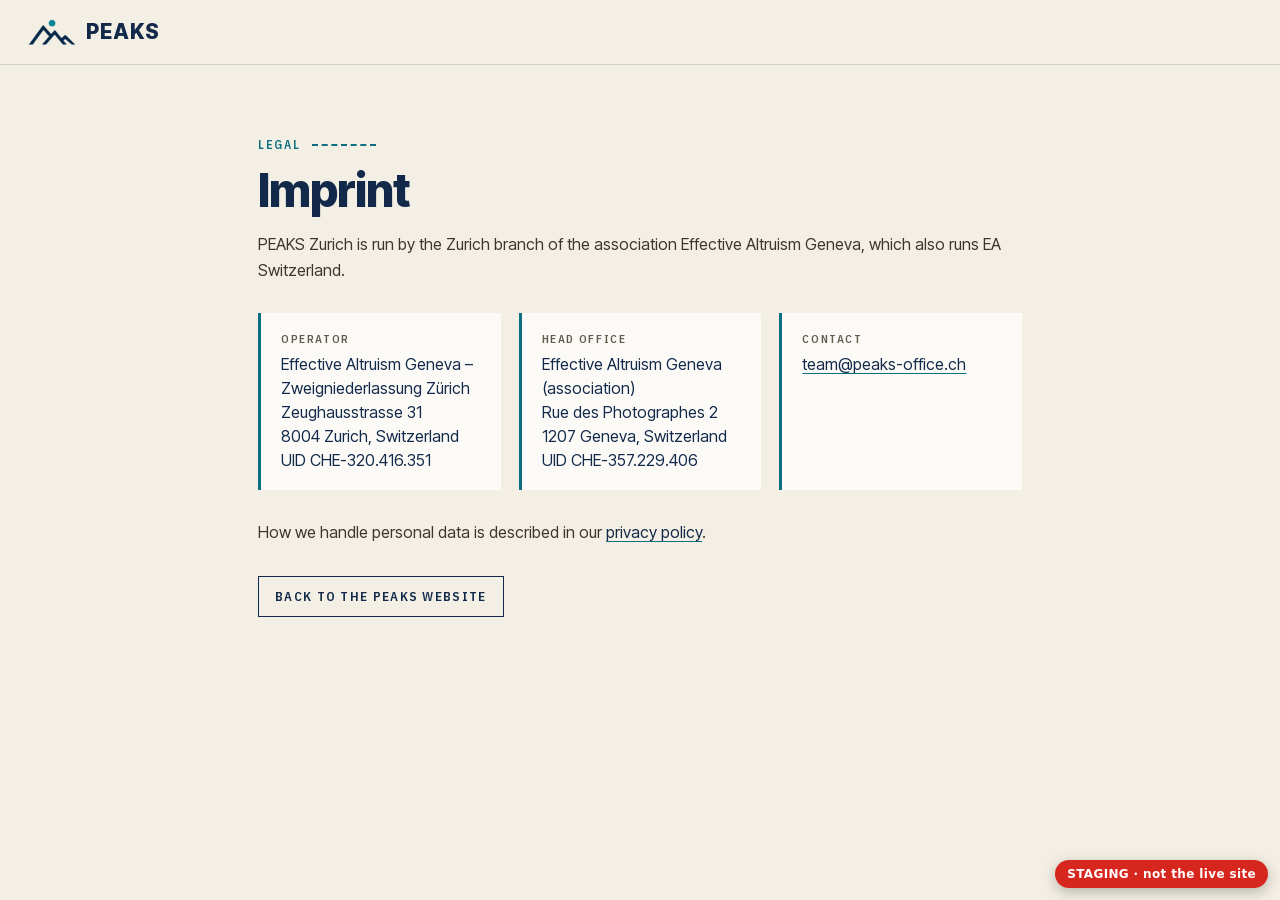
<file: imprint.html>
<!DOCTYPE html>
<html lang="en">
<head>
    <!-- STAGING:START -->
    <meta name="robots" content="noindex, nofollow">
    <!-- STAGING:END -->
    <meta charset="UTF-8">
    <meta name="viewport" content="width=device-width, initial-scale=1.0">
    <title>Imprint · PEAKS Zurich</title>
    <meta name="description" content="Who runs PEAKS Zurich and how to reach us.">
    <link rel="canonical" href="https://peaks-office.ch/imprint.html">
    <link rel="icon" type="image/png" href="assets/peaks-no-text-circle.png">
    <link rel="stylesheet" href="assets/fonts/fonts.css">
    <style>
        :root {
            --paper: #F3EFE4;
            --navy: #12294A;
            --text: #3A362F;
            --muted: #625B4E;
            --teal: #0B6F7F;
            --line: rgba(18, 41, 74, .16);
            --cond: 'IBM Plex Sans Condensed', sans-serif;
        }
        * { box-sizing: border-box; margin: 0; padding: 0; }
        body { background: var(--paper); color: var(--text); font: 400 16px/1.6 'Inter Tight', system-ui, sans-serif; -webkit-font-smoothing: antialiased; }
        header { border-bottom: 1px solid var(--line); }
        header nav { max-width: 1480px; margin: 0 auto; height: 64px; display: flex; align-items: center; padding: 0 28px; }
        .brand { display: flex; align-items: center; gap: 10px; text-decoration: none; color: var(--navy); font-weight: 800; font-size: 21px; letter-spacing: .05em; }
        .brand img { height: 26px; width: auto; }
        main { max-width: 820px; margin: 0 auto; padding: 72px 28px 96px; }
        .kicker { display: flex; align-items: center; gap: 12px; font: 600 12px var(--cond); letter-spacing: .14em; text-transform: uppercase; color: var(--teal); margin-bottom: 14px; }
        .kicker::after { content: ''; width: 64px; border-top: 2px dashed var(--teal); }
        h1 { font-weight: 800; font-size: clamp(30px, 4vw, 46px); line-height: 1.05; letter-spacing: -.02em; color: var(--navy); margin-bottom: 18px; }
        a { color: var(--navy); text-decoration-color: var(--teal); text-underline-offset: 3px; }
        /* the same address boxes as the location section on the main page */
        .blocks { display: grid; grid-template-columns: repeat(3, minmax(0, 1fr)); gap: 18px; margin: 30px 0; }
        .block { padding: 18px 20px; border-left: 3px solid var(--teal); background: rgba(255, 255, 255, .7); }
        .block h2 { font: 600 11.5px var(--cond); letter-spacing: .14em; text-transform: uppercase; color: var(--muted); margin-bottom: 6px; }
        .block p { color: var(--navy); line-height: 1.5; }
        .back { display: inline-flex; margin-top: 30px; font: 600 13px var(--cond); letter-spacing: .1em; text-transform: uppercase; text-decoration: none;
            color: var(--navy); border: 1.5px solid var(--navy); padding: 11px 16px; transition: background .15s, color .15s; }
        .back:hover { background: var(--navy); color: var(--paper); }
        @media (max-width: 720px) {
            header nav { padding: 0 16px; }
            main { padding: 48px 18px 72px; }
            .blocks { grid-template-columns: minmax(0, 1fr); }
        }
    </style>
</head>
<body>
    <!-- STAGING:START -->
    <a href="https://peaks-office.ch/" style="position:fixed;right:12px;bottom:12px;z-index:99999;background:#D7261E;color:#fff;font:600 12px/1 system-ui,sans-serif;letter-spacing:.03em;padding:8px 12px;border-radius:999px;text-decoration:none;box-shadow:0 4px 14px rgba(0,0,0,.25)">STAGING · not the live site</a>
    <!-- STAGING:END -->
    <header>
        <nav><a href="./" class="brand"><img src="assets/peaks-mark.png" alt="">PEAKS</a></nav>
    </header>
    <main>
        <div class="kicker">Legal</div>
        <h1>Imprint</h1>
        <p>PEAKS Zurich is run by the Zurich branch of the association Effective Altruism Geneva, which also runs EA Switzerland.</p>
        <div class="blocks">
            <section class="block">
                <h2>Operator</h2>
                <p>Effective Altruism Geneva – Zweigniederlassung Zürich<br>Zeughausstrasse 31<br>8004 Zurich, Switzerland<br>UID CHE-320.416.351</p>
            </section>
            <section class="block">
                <h2>Head office</h2>
                <p>Effective Altruism Geneva (association)<br>Rue des Photographes 2<br>1207 Geneva, Switzerland<br>UID CHE-357.229.406</p>
            </section>
            <section class="block">
                <h2>Contact</h2>
                <p><a href="mailto:team@peaks-office.ch">team@peaks-office.ch</a></p>
            </section>
        </div>
        <p>How we handle personal data is described in our <a href="https://docs.google.com/document/d/1346yei4qlB5DO9ovYDOcFJdoWDvRAyc7VIySa7jWvXI/edit?tab=t.yem2ky9f19v7" target="_blank" rel="noopener">privacy policy</a>.</p>
        <a class="back" href="./">Back to the PEAKS website</a>
    </main>
</body>
</html>
</file>
<file: assets/fonts/fonts.css>
/* Inter Tight, IBM Plex Sans Condensed and Geist (SIL Open Font License 1.1), served from this site instead of Google Fonts.
   Latin and Latin Extended only; a browser downloads a file only when the page uses that font and those characters. */
@font-face { font-family: 'Geist'; font-style: normal; font-weight: 600; font-display: swap; src: url(geist-600-latin-ext.woff2) format('woff2'); unicode-range: U+0100-02BA, U+02BD-02C5, U+02C7-02CC, U+02CE-02D7, U+02DD-02FF, U+0304, U+0308, U+0329, U+1D00-1DBF, U+1E00-1E9F, U+1EF2-1EFF, U+2020, U+20A0-20AB, U+20AD-20C4, U+2113, U+2C60-2C7F, U+A720-A7FF; }
@font-face { font-family: 'Geist'; font-style: normal; font-weight: 600; font-display: swap; src: url(geist-600-latin.woff2) format('woff2'); unicode-range: U+0000-00FF, U+0131, U+0152-0153, U+02BB-02BC, U+02C6, U+02DA, U+02DC, U+0304, U+0308, U+0329, U+2000-206F, U+20AC, U+2122, U+2191, U+2193, U+2212, U+2215, U+FEFF, U+FFFD; }
@font-face { font-family: 'IBM Plex Sans Condensed'; font-style: italic; font-weight: 400; font-display: swap; src: url(plex-condensed-400-italic-latin-ext.woff2) format('woff2'); unicode-range: U+0100-02BA, U+02BD-02C5, U+02C7-02CC, U+02CE-02D7, U+02DD-02FF, U+0304, U+0308, U+0329, U+1D00-1DBF, U+1E00-1E9F, U+1EF2-1EFF, U+2020, U+20A0-20AB, U+20AD-20C4, U+2113, U+2C60-2C7F, U+A720-A7FF; }
@font-face { font-family: 'IBM Plex Sans Condensed'; font-style: italic; font-weight: 400; font-display: swap; src: url(plex-condensed-400-italic-latin.woff2) format('woff2'); unicode-range: U+0000-00FF, U+0131, U+0152-0153, U+02BB-02BC, U+02C6, U+02DA, U+02DC, U+0304, U+0308, U+0329, U+2000-206F, U+20AC, U+2122, U+2191, U+2193, U+2212, U+2215, U+FEFF, U+FFFD; }
@font-face { font-family: 'IBM Plex Sans Condensed'; font-style: italic; font-weight: 500; font-display: swap; src: url(plex-condensed-500-italic-latin-ext.woff2) format('woff2'); unicode-range: U+0100-02BA, U+02BD-02C5, U+02C7-02CC, U+02CE-02D7, U+02DD-02FF, U+0304, U+0308, U+0329, U+1D00-1DBF, U+1E00-1E9F, U+1EF2-1EFF, U+2020, U+20A0-20AB, U+20AD-20C4, U+2113, U+2C60-2C7F, U+A720-A7FF; }
@font-face { font-family: 'IBM Plex Sans Condensed'; font-style: italic; font-weight: 500; font-display: swap; src: url(plex-condensed-500-italic-latin.woff2) format('woff2'); unicode-range: U+0000-00FF, U+0131, U+0152-0153, U+02BB-02BC, U+02C6, U+02DA, U+02DC, U+0304, U+0308, U+0329, U+2000-206F, U+20AC, U+2122, U+2191, U+2193, U+2212, U+2215, U+FEFF, U+FFFD; }
@font-face { font-family: 'IBM Plex Sans Condensed'; font-style: normal; font-weight: 400; font-display: swap; src: url(plex-condensed-400-latin-ext.woff2) format('woff2'); unicode-range: U+0100-02BA, U+02BD-02C5, U+02C7-02CC, U+02CE-02D7, U+02DD-02FF, U+0304, U+0308, U+0329, U+1D00-1DBF, U+1E00-1E9F, U+1EF2-1EFF, U+2020, U+20A0-20AB, U+20AD-20C4, U+2113, U+2C60-2C7F, U+A720-A7FF; }
@font-face { font-family: 'IBM Plex Sans Condensed'; font-style: normal; font-weight: 400; font-display: swap; src: url(plex-condensed-400-latin.woff2) format('woff2'); unicode-range: U+0000-00FF, U+0131, U+0152-0153, U+02BB-02BC, U+02C6, U+02DA, U+02DC, U+0304, U+0308, U+0329, U+2000-206F, U+20AC, U+2122, U+2191, U+2193, U+2212, U+2215, U+FEFF, U+FFFD; }
@font-face { font-family: 'IBM Plex Sans Condensed'; font-style: normal; font-weight: 500; font-display: swap; src: url(plex-condensed-500-latin-ext.woff2) format('woff2'); unicode-range: U+0100-02BA, U+02BD-02C5, U+02C7-02CC, U+02CE-02D7, U+02DD-02FF, U+0304, U+0308, U+0329, U+1D00-1DBF, U+1E00-1E9F, U+1EF2-1EFF, U+2020, U+20A0-20AB, U+20AD-20C4, U+2113, U+2C60-2C7F, U+A720-A7FF; }
@font-face { font-family: 'IBM Plex Sans Condensed'; font-style: normal; font-weight: 500; font-display: swap; src: url(plex-condensed-500-latin.woff2) format('woff2'); unicode-range: U+0000-00FF, U+0131, U+0152-0153, U+02BB-02BC, U+02C6, U+02DA, U+02DC, U+0304, U+0308, U+0329, U+2000-206F, U+20AC, U+2122, U+2191, U+2193, U+2212, U+2215, U+FEFF, U+FFFD; }
@font-face { font-family: 'IBM Plex Sans Condensed'; font-style: normal; font-weight: 600; font-display: swap; src: url(plex-condensed-600-latin-ext.woff2) format('woff2'); unicode-range: U+0100-02BA, U+02BD-02C5, U+02C7-02CC, U+02CE-02D7, U+02DD-02FF, U+0304, U+0308, U+0329, U+1D00-1DBF, U+1E00-1E9F, U+1EF2-1EFF, U+2020, U+20A0-20AB, U+20AD-20C4, U+2113, U+2C60-2C7F, U+A720-A7FF; }
@font-face { font-family: 'IBM Plex Sans Condensed'; font-style: normal; font-weight: 600; font-display: swap; src: url(plex-condensed-600-latin.woff2) format('woff2'); unicode-range: U+0000-00FF, U+0131, U+0152-0153, U+02BB-02BC, U+02C6, U+02DA, U+02DC, U+0304, U+0308, U+0329, U+2000-206F, U+20AC, U+2122, U+2191, U+2193, U+2212, U+2215, U+FEFF, U+FFFD; }
@font-face { font-family: 'Inter Tight'; font-style: normal; font-weight: 400 800; font-display: swap; src: url(inter-tight-latin-ext.woff2) format('woff2'); unicode-range: U+0100-02BA, U+02BD-02C5, U+02C7-02CC, U+02CE-02D7, U+02DD-02FF, U+0304, U+0308, U+0329, U+1D00-1DBF, U+1E00-1E9F, U+1EF2-1EFF, U+2020, U+20A0-20AB, U+20AD-20C4, U+2113, U+2C60-2C7F, U+A720-A7FF; }
@font-face { font-family: 'Inter Tight'; font-style: normal; font-weight: 400 800; font-display: swap; src: url(inter-tight-latin.woff2) format('woff2'); unicode-range: U+0000-00FF, U+0131, U+0152-0153, U+02BB-02BC, U+02C6, U+02DA, U+02DC, U+0304, U+0308, U+0329, U+2000-206F, U+20AC, U+2122, U+2191, U+2193, U+2212, U+2215, U+FEFF, U+FFFD; }
</file>
